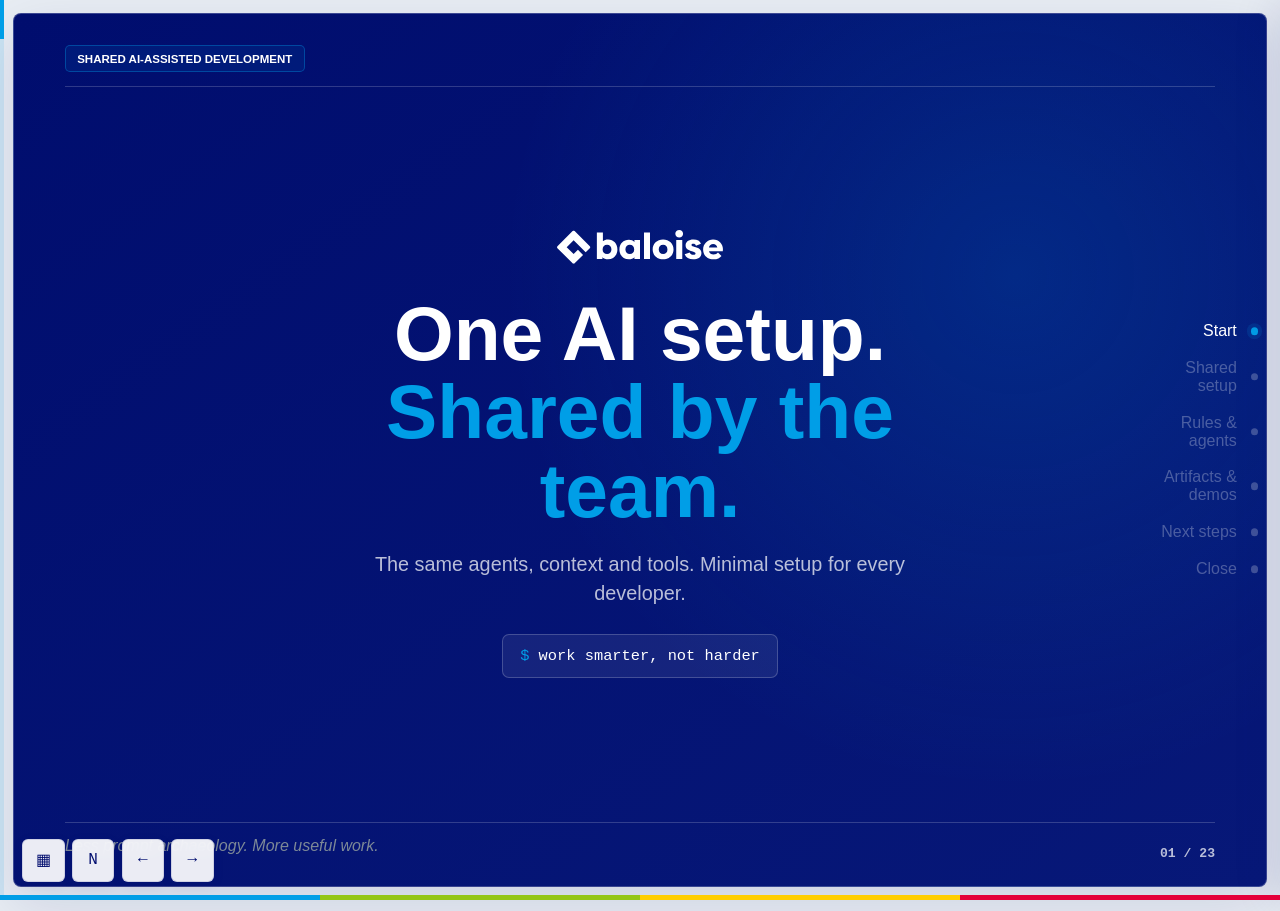
<file: index.html>
<!doctype html>
<html lang="en">
<head>
  <meta charset="utf-8">
  <meta name="viewport" content="width=device-width, initial-scale=1">
  <meta name="color-scheme" content="light">
  <title>From Individual AI Experiments to a Shared Team Workflow</title>
  <link rel="stylesheet" href="styles/base.css">
  <link rel="stylesheet" href="styles/presentation.css">
</head>
<body>
  <div class="progress" aria-hidden="true"><div class="progress-bar"></div></div>

  <template id="brand-logo-template">
    <span class="brand-logo" aria-label="Baloise">
      <svg focusable="false" aria-hidden="true" viewBox="0 0 158 32" xmlns="http://www.w3.org/2000/svg">
        <path fill-rule="evenodd" clip-rule="evenodd" d="M112.351 3.52166C112.351 1.47065 114.09 0 116.118 0C118.146 0 119.727 1.47065 119.727 3.52166C119.727 5.57268 118.146 7.00945 116.118 7.00945C114.09 7.00945 112.351 5.57324 112.351 3.52166ZM113.231 9.43647H118.97V27.4547H113.231V9.43647ZM82.5903 2.46199H88.33V27.4541H82.5903V2.46199ZM48.3558 27.8995C53.6142 27.8995 57.3602 23.8647 57.3602 18.4631C57.3602 13.0609 53.7175 9.0266 48.4915 9.02715C46.5342 9.02715 44.8845 9.60807 43.5786 10.7022V2.46255H37.839V27.4547H43.132V25.9163C44.4378 27.1814 46.1908 27.8995 48.3558 27.8995ZM47.5312 14.02C49.9368 14.02 51.6893 15.8989 51.6893 18.4631C51.6893 21.0272 49.9368 22.8733 47.5312 22.8733C45.0224 22.8733 43.3034 21.0611 43.3034 18.4631C43.3034 15.8317 44.9877 14.02 47.5312 14.02ZM78.8057 27.4547V9.43647H73.5127V11.317C72.2409 10.0524 70.522 9.36815 68.2889 9.36815C63.0305 9.36815 59.2498 13.0614 59.2498 18.4631C59.2498 23.8647 63.0305 27.8995 68.2889 27.8995C70.5226 27.8995 72.2409 27.1464 73.5127 25.8135V27.4547H78.8057ZM69.114 14.02C71.6229 14.02 73.3072 15.83 73.3072 18.4631C73.3072 21.0617 71.6224 22.8733 69.114 22.8733C66.6744 22.8733 64.9554 21.0256 64.9554 18.4631C64.9554 15.9005 66.7084 14.02 69.114 14.02ZM100.74 9.02659C94.9667 9.02659 90.8422 13.0609 90.8422 18.463C90.8422 23.8308 94.9684 27.8995 100.74 27.8995C106.549 27.8995 110.673 23.8308 110.673 18.463C110.673 13.0609 106.546 9.02659 100.74 9.02659ZM100.774 14.0867C103.283 14.0867 104.899 15.8644 104.899 18.4286C104.899 21.0272 103.249 22.8389 100.774 22.8394C98.2656 22.8394 96.6159 20.9928 96.6159 18.463C96.6159 15.8639 98.2656 14.0867 100.774 14.0867ZM126.05 21.2666L121.307 23.0788C122.373 26.2267 125.294 27.8995 129.382 27.8962C134.159 27.8962 137.183 25.6397 137.183 21.9125C137.183 17.823 133.59 16.8788 130.834 16.1549C129.121 15.7047 127.732 15.3397 127.732 14.3566C127.732 13.6046 128.316 13.1603 129.484 13.1603C130.687 13.1603 131.547 13.7412 131.959 14.8697L136.705 13.0231C135.983 10.4945 133.302 9.02437 129.59 9.02437C125.019 9.02437 122.132 11.1465 122.132 14.6337C122.132 18.3232 125.492 19.3268 128.205 20.1373C130.043 20.6862 131.584 21.1465 131.584 22.2924C131.584 23.1127 130.896 23.6253 129.59 23.6253C127.734 23.6253 126.531 22.7711 126.05 21.2666ZM157.6 18.0871C157.6 13.644 154.094 8.99216 148.183 8.99216C142.959 8.99216 138.766 13.2686 138.766 18.463C138.766 23.8308 142.546 27.8995 148.527 27.8995C152.473 27.8995 154.804 26.3867 156.201 24.6616L152.901 21.3716C151.87 22.6401 150.726 23.2493 148.698 23.2493C146.533 23.2493 144.918 22.1552 144.334 20.1392H157.462C157.557 19.4593 157.603 18.7735 157.6 18.0871ZM144.264 16.5825C144.746 14.3943 146.223 13.2658 148.32 13.2658C150.416 13.2658 151.791 14.531 152.272 16.5825H144.264ZM16.7228 1.02356L31.1352 15.3613C31.2611 15.4866 31.3609 15.6354 31.4289 15.7991C31.497 15.9628 31.5319 16.1383 31.5318 16.3155C31.5316 16.4926 31.4964 16.668 31.428 16.8316C31.3597 16.9953 31.2596 17.1439 31.1335 17.269L27.2256 21.1566L15.7648 9.75525L9.17152 16.3143L15.7648 22.8733L19.8525 18.8063L24.7206 23.6486L16.7256 31.605C16.5997 31.7302 16.4503 31.8296 16.2859 31.8973C16.1215 31.9651 15.9453 32 15.7673 32C15.5893 32 15.4131 31.9651 15.2486 31.8973C15.0842 31.8296 14.9348 31.7302 14.809 31.605L0.396538 17.2673C0.142626 17.0145 0 16.6717 0 16.3143C0 15.9569 0.142626 15.6141 0.396538 15.3613L14.8062 1.02356C14.932 0.898338 15.0814 0.799001 15.2458 0.731227C15.4103 0.663454 15.5865 0.628572 15.7645 0.628572C15.9425 0.628572 16.1187 0.663454 16.2831 0.731227C16.4475 0.799001 16.5969 0.898338 16.7228 1.02356Z" />
      </svg>
    </span>
  </template>

  <main class="deck" aria-live="polite">
    <section class="slide title-slide active" data-section="Opening" data-chapter="Start" data-accent="cyan">
      <header class="slide-header">
        <span class="kicker">Shared AI-assisted development</span>
      </header>
      <div class="slide-body split">
        <div>
          <div class="brand-mark"></div>
          <h1>One AI setup.<br><span class="accent">Shared by the team.</span></h1>
          <p class="lead">The same agents, context and tools. Minimal setup for every developer.</p>
          <div class="title-command">work smarter, not harder</div>
        </div>
      </div>
      <footer class="slide-footer">
        <span class="funny-footer">Less prompt archaeology. More useful work.</span>
        <span class="slide-count"></span>
      </footer>
      <aside class="speaker-notes">
        <p>We are not trying to give everyone another tool to configure and babysit. The goal is one shared AI-assisted development setup that every developer can use with minimal local work.</p>
        <p>This is how we moved from individual experiments to shared agents, context, integrations and controls.</p>
      </aside>
    </section>

    <section class="slide" data-section="Opening" data-chapter="Start" data-accent="cyan">
      <header class="slide-header">
        <span class="kicker">Where we started</span>
      </header>
      <div class="slide-body">
        <h2>We started small: <span class="accent">one custom agent.</span></h2>
        <div class="step-row">
          <article class="step-card"><span>01 · Create</span><p>Define a custom agent in VS Code.</p></article>
          <article class="step-card"><span>02 · Copy</span><p>Paste the task from Azure DevOps into chat.</p></article>
          <article class="step-card"><span>03 · Build</span><p>The agent finds the code and makes the requested change.</p></article>
          <article class="step-card"><span>04 · Ask</span><p>How do we make this reliable for the whole team?</p></article>
        </div>
      </div>
      <footer class="slide-footer">
        <span class="funny-footer">Version 0.1: copy, paste, hope.</span>
        <span class="slide-count"></span>
      </footer>
      <aside class="speaker-notes">
        <p>Our first agent was intentionally simple. We told it what kind of work to do, copied a PBI from Azure DevOps, and let it make the requested changes.</p>
        <p>That proved the basic idea. The next question was what the agent needed to become reliable and reusable across the whole team.</p>
      </aside>
    </section>

    <section class="slide problem" data-section="Problem 1" data-chapter="Shared setup" data-accent="coral">
      <header class="slide-header">
        <span class="kicker">Lesson 01 · Context</span>
      </header>
      <div class="slide-body">
        <h2>The prompt is only <span class="accent">part of the task.</span></h2>
        <div class="topic-grid">
          <article class="topic"><span class="topic-number">ACCEPTANCE CRITERIA</span><p>What must be true when the work is finished?</p></article>
          <article class="topic"><span class="topic-number">DISCUSSION</span><p>Which decisions and clarifications were added later?</p></article>
          <article class="topic"><span class="topic-number">RELATIONS</span><p>Which parent, child and related PBIs shape the scope?</p></article>
          <article class="topic"><span class="topic-number">PR CONTEXT</span><p>Is related work already open or implemented elsewhere?</p></article>
        </div>
      </div>
      <footer class="slide-footer">
        <span class="funny-footer">The PBI had lore. The prompt had a paragraph.</span>
        <span class="slide-count"></span>
      </footer>
      <aside class="speaker-notes">
        <p>Copying the description was not enough. The agent also needs acceptance criteria, discussion history, parent and child items, related PBIs and sometimes already-open PRs.</p>
        <p>Manually collecting that context for every chat is slow and unreliable. The agent needed a direct, controlled way to read it.</p>
      </aside>
    </section>

    <section class="slide solution" data-section="Solution 1" data-chapter="Shared setup" data-accent="mint">
      <header class="slide-header">
        <span class="kicker">Connection 01 · Azure DevOps MCP</span>
      </header>
      <div class="slide-body">
        <h2>Let the agent read <span class="accent">Azure DevOps.</span></h2>
        <div class="mcp-layout">
          <div class="code-panel">
            <div class="terminal-bar"><i class="terminal-dot"></i><i class="terminal-dot"></i><i class="terminal-dot"></i></div>
            <pre><span class="code-comment">// mcp.json</span>
{
  <span class="code-key">"servers"</span>: {
    <span class="code-key">"microsoft/azure-devops-mcp"</span>: {
      <span class="code-key">"type"</span>: <span class="code-value">"http"</span>,
      <span class="code-key">"url"</span>: <span class="code-value">"https://mcp.dev.azure.com/baloise"</span>
    }
  }
}</pre>
          </div>
          <div class="permission-card mcp-capabilities" aria-label="Azure DevOps MCP capabilities">
            <h3>What does the MCP allow the agent to do?</h3>
            <ul class="capability-list">
              <li><strong>Read, create and edit work items</strong>, discussions and relations</li>
              <li><strong>Create and inspect pull requests</strong>, diffs, comments and linked work</li>
              <li><strong>Search repositories</strong>, branches, commits, files and code</li>
              <li><strong>Inspect delivery</strong> through builds, test runs and pipelines</li>
              <li><strong>Access more Azure DevOps services</strong> through the same MCP connection</li>
            </ul>
          </div>
        </div>
      </div>
      <div class="lesson"><span><strong>What changed</strong> Agents read external context quickly while permissions keep writes controlled. No more context relay race.</span><span class="slide-count"></span></div>
      <aside class="speaker-notes">
        <p>We connect Azure DevOps through Microsoft’s MCP server. The agent can fetch work items, relations, discussions, repositories and PR information with the user’s existing access.</p>
        <p>The Azure DevOps MCP server supports both reading and writing across work items, repositories, pull requests and delivery services. Existing Azure DevOps permissions and the agent's approval rules still control which actions are allowed.</p>
      </aside>
    </section>

    <section class="slide solution" data-section="MCP" data-chapter="Shared setup" data-accent="cyan">
      <header class="slide-header">
        <span class="kicker">MCP servers</span>
      </header>
      <div class="slide-body">
        <h2>One protocol. <span class="accent">Many capabilities.</span></h2>
        <div class="server-grid">
          <article class="server-card"><span class="server-icon">ADO</span><h3>Azure DevOps</h3><p>Work items, discussions, repositories, pull requests, builds and tests.</p></article>
          <article class="server-card tone-green"><span class="server-icon">PW</span><h3>Playwright</h3><p>Open the application, exercise flows and verify the UI in a real browser.</p></article>
          <article class="server-card tone-yellow"><span class="server-icon">AG</span><h3>AG Grid</h3><p>Version-aware documentation and examples for our frontend use case.</p></article>
        </div>
        <div class="server-examples" aria-label="Other available MCP servers">
          <span class="server-example">GitHub</span>
          <span class="server-example">Chrome DevTools</span>
          <span class="server-example">Azure</span>
          <span class="server-example">Figma</span>
          <span class="server-example">Microsoft Learn</span>
          <span class="server-example">NuGet</span>
          <span class="server-example">Atlassian / Jira</span>
          <span class="server-example">Postman</span>
          <span class="server-example">Aspire</span>
        </div>
        <p class="server-more">Many more MCP servers already exist. For our internal tools, we should find suitable servers or build our own so agents can connect to them too.</p>
      </div>
      <footer class="slide-footer">
        <span class="funny-footer">Yes, there is probably an MCP server for that.</span>
        <span class="slide-count"></span>
      </footer>
      <aside class="speaker-notes">
        <p>MCP is not only about Azure DevOps. We currently configure Azure DevOps, Playwright and AG Grid because they solve concrete problems for our team. Other available servers include GitHub, Chrome DevTools, Azure, Figma, Microsoft Learn, NuGet, Atlassian and Postman.</p>
        <p>The important part is the pattern: agents can use approved tools through one protocol. We should explore existing MCP servers for our internal tools and build dedicated servers where none exist.</p>
      </aside>
    </section>

    <section class="slide problem" data-section="Problem 2" data-chapter="Shared setup" data-accent="coral">
      <header class="slide-header">
        <span class="kicker">Lesson 02 · Project context</span>
      </header>
      <div class="slide-body">
        <h2>The agent kept <span class="accent">rediscovering the workspace.</span></h2>
        <div class="config-layout">
          <div class="git-tree"><strong>C:\git\</strong><br>├── Beheerstool\<br>├── Brandkast\<br>├── BrunoCollections\<br>├── LegacyBrandkast\<br>├── TaskCreateEngine\<br>└── <span class="devtools-node">DevTools\</span></div>
          <div class="info-stack">
            <div class="info-pill"><strong>Code paths:</strong> Which repository and layer own the behavior?</div>
            <div class="info-pill"><strong>Git context:</strong> Which repo, remote and base branch apply?</div>
            <div class="info-pill"><strong>Related systems:</strong> Is legacy code or a Bruno collection involved?</div>
            <div class="info-pill"><strong>Commands:</strong> Which tests, lint and build checks must run?</div>
          </div>
        </div>
      </div>
      <footer class="slide-footer">
        <span class="funny-footer">The agent should not need a treasure map every morning.</span>
        <span class="slide-count"></span>
      </footer>
      <aside class="speaker-notes">
        <p>Even with the PBI context, every new session had to discover our local workspace again: repositories, code paths, remotes, branches, linked projects and validation commands.</p>
        <p>That repeated investigation costs time and tokens, and it can produce different answers on different machines.</p>
      </aside>
    </section>

    <section class="slide solution" data-section="Solution 2" data-chapter="Shared setup" data-accent="mint">
      <header class="slide-header">
        <span class="kicker">Project map · config.json</span>
      </header>
      <div class="slide-body">
        <h2>Put project knowledge in <span class="accent">configuration.</span></h2>
        <div class="config-layout">
          <div class="code-panel">
            <div class="terminal-bar"><i class="terminal-dot"></i><i class="terminal-dot"></i><i class="terminal-dot"></i></div>
            <pre><span class="code-key">"Beheerstool"</span>: {
  <span class="code-key">"path"</span>: <span class="code-value">"../Beheerstool"</span>,
  <span class="code-key">"repo"</span>: <span class="code-value">"Beheerstool"</span>,
  <span class="code-key">"branch"</span>: <span class="code-value">"develop"</span>,
  <span class="code-key">"checks"</span>: {
    <span class="code-key">"frontend"</span>: [
      <span class="code-value">"npm run lint"</span>,
      <span class="code-value">"npm run test:ci"</span>,
      <span class="code-value">"npm run build"</span>
    ],
    <span class="code-key">"backend"</span>: [<span class="code-value">"dotnet test …"</span>]
  }
}</pre>
          </div>
          <div class="info-stack">
            <div class="info-pill"><strong>Resolve</strong> the project and repository without guessing.</div>
            <div class="info-pill"><strong>Use</strong> the configured base branch and linked collections.</div>
            <div class="info-pill"><strong>Run</strong> the same quality gates on every machine.</div>
            <div class="info-pill"><strong>Update once</strong> when a project moves or a command changes.</div>
          </div>
        </div>
      </div>
      <div class="lesson"><span><strong>What changed</strong> Agents resolve project paths, branches and checks from one source. No more branch-name roulette.</span><span class="slide-count"></span></div>
      <aside class="speaker-notes">
        <p>The real config contains the local path, Azure repository, base branch, linked Bruno collection where relevant, and the quality gates for each project.</p>
        <p>Instead of rediscovering or guessing, every agent reads the same project map.</p>
      </aside>
    </section>

    <section class="slide problem" data-section="Sharing" data-chapter="Shared setup" data-accent="coral">
      <header class="slide-header">
        <span class="kicker">The team problem</span>
      </header>
      <div class="slide-body">
        <h2>How does the setup work for <span class="accent">everyone?</span></h2>
        <div class="step-row">
          <article class="step-card"><span>Developer A</span><p>Improves an agent or adds a missing rule.</p></article>
          <article class="step-card"><span>Manual sharing</span><p>Files move through chat, wiki pages or copied settings.</p></article>
          <article class="step-card"><span>Developer B</span><p>Has an older version with different behavior.</p></article>
          <article class="step-card"><span>New colleague</span><p>Repeats the entire setup from memory.</p></article>
        </div>
      </div>
      <footer class="slide-footer">
        <span class="funny-footer">Nothing scales like “I’ll send you my settings.”</span>
        <span class="slide-count"></span>
      </footer>
      <aside class="speaker-notes">
        <p>A good personal setup still leaves a distribution problem. Copying agent files and settings manually creates drift, and onboarding depends on who remembers the latest steps.</p>
        <p>We needed the setup to be versioned, reviewable and easy to update for the whole team.</p>
      </aside>
    </section>

    <section class="slide solution" data-section="Sharing" data-chapter="Shared setup" data-accent="mint">
      <header class="slide-header">
        <span class="kicker">Shared DevTools repository</span>
      </header>
      <div class="slide-body">
        <h2>Make the setup a <span class="accent">team repository.</span></h2>
        <div class="share-flow">
          <div class="share-node"><strong>One-time setup</strong><span>Clone DevTools under C:\git</span></div>
          <span class="flow-arrow">→</span>
          <div class="share-node hub"><strong>C:\git\DevTools</strong><span>Agents · rules · config · MCP · artifacts</span></div>
          <span class="flow-arrow">→</span>
          <div class="share-node"><strong>Team updates</strong><span>Review changes, then git pull</span></div>
        </div>
        <div class="setup-checks">
          <div class="setup-check"><strong>Open `C:\git`</strong>All sibling projects are visible in one VS Code workspace.</div>
          <div class="setup-check"><strong>Register once</strong>VS Code discovers shared agents and instructions.</div>
          <div class="setup-check"><strong>Improve once</strong>The next pull gives everyone the same version.</div>
        </div>
      </div>
      <footer class="slide-footer">
        <span class="funny-footer">`git pull`: the team-wide upgrade button.</span>
        <span class="slide-count"></span>
      </footer>
      <aside class="speaker-notes">
        <p>DevTools lives beside the product repositories under C:\git. We open VS Code at that root, so agents can access DevTools and all configured sibling projects in one workspace.</p>
        <p>Each developer clones and registers the setup once. Improvements are reviewed in Git and distributed with a pull instead of another setup meeting.</p>
      </aside>
    </section>

    <section class="slide problem" data-section="Problem 3" data-chapter="Rules &amp; agents" data-accent="coral">
      <header class="slide-header">
        <span class="kicker">Lesson 03 · Conventions</span>
      </header>
      <div class="slide-body">
        <h2>The codebase has rules <span class="accent">the agent cannot see.</span></h2>
        <div class="comparison-grid">
          <article class="comparison-card tone-cyan"><h3>In our heads</h3><p>We know the layers, naming, security boundaries, validation style and which existing pattern to copy.</p><p>We also know which “technically valid” solution would be wrong for this team.</p></article>
          <article class="comparison-card"><h3>In the model</h3><p>The same task can be solved ten plausible ways unless we provide the local constraints.</p><p>Without guidance, every session can make a different architectural choice.</p></article>
        </div>
      </div>
      <footer class="slide-footer">
        <span class="funny-footer">Ten implementations enter. One convention leaves.</span>
        <span class="slide-count"></span>
      </footer>
      <aside class="speaker-notes">
        <p>Developers carry a large amount of codebase knowledge in their heads. The model sees source files, but it does not automatically know which architecture, naming and safety constraints the team considers correct.</p>
        <p>AI can produce many valid-looking implementations. We need it to choose the one that fits our codebase.</p>
      </aside>
    </section>

    <section class="slide solution" data-section="Solution 3" data-chapter="Rules &amp; agents" data-accent="mint">
      <header class="slide-header">
        <span class="kicker">Instructions · Rules as context</span>
      </header>
      <div class="slide-body">
        <h2>Write down what <span class="accent">“good” means here.</span></h2>
        <div class="server-grid">
          <article class="server-card"><span class="server-icon">ALL</span><h3>Shared rules</h3><p>Never invent business rules. Keep scope minimal. Preserve user changes. Report a check only when it ran.</p></article>
          <article class="server-card tone-green"><span class="server-icon">.NET</span><h3>Backend rules</h3><p>Dependencies point inward. Keep controllers thin. Pass cancellation tokens. Return ProblemDetails.</p></article>
          <article class="server-card tone-yellow"><span class="server-icon">UI</span><h3>Frontend rules</h3><p>Use Baloise components and events. Keep transport in services. Follow established test patterns.</p></article>
        </div>
      </div>
      <footer class="slide-footer">
        <span class="funny-footer">Tribal knowledge, now searchable as Markdown.</span>
        <span class="slide-count"></span>
      </footer>
      <aside class="speaker-notes">
        <p>We wrote the team’s rules down in three layers. Shared rules apply everywhere; backend and frontend instructions load only for matching files.</p>
        <p>The examples on screen are real rules from DevTools. They cover business ambiguity, scope, validation, architecture, security and framework-specific patterns.</p>
      </aside>
    </section>

    <section class="slide problem" data-section="Problem 4" data-chapter="Rules &amp; agents" data-accent="coral">
      <header class="slide-header">
        <span class="kicker">Lesson 04 · Responsibility</span>
      </header>
      <div class="slide-body">
        <h2>One agent for everything is <span class="accent">good at nothing.</span></h2>
        <div class="comparison-grid">
          <article class="comparison-card"><h3>General-purpose agent</h3><p>One long prompt, every tool, unclear write rights and a different workflow depending on the request.</p><div class="permission-tags"><span class="permission-tag write">Broad access</span><span class="permission-tag">Variable output</span></div></article>
          <article class="comparison-card tone-mint"><h3>Specialized agents</h3><p>One responsibility, fixed stages, only the tools it needs and an output structure we can review.</p><div class="permission-tags"><span class="permission-tag read">Focused tools</span><span class="permission-tag approval">Explicit gates</span></div></article>
        </div>
      </div>
      <footer class="slide-footer">
        <span class="funny-footer">One agent, seventeen hats, zero dress code.</span>
        <span class="slide-count"></span>
      </footer>
      <aside class="speaker-notes">
        <p>Implementing a PBI, reviewing a PR, maintaining API requests and preparing backlog work are different jobs. They need different tools, permissions and stopping points.</p>
        <p>A single general agent made those boundaries unclear. Specialized agents make the workflow predictable.</p>
      </aside>
    </section>

    <section class="slide solution" data-section="Solution 4" data-chapter="Rules &amp; agents" data-accent="mint">
      <header class="slide-header">
        <span class="kicker">Four specialized agents</span>
      </header>
      <div class="slide-body">
        <h2>Four jobs. <span class="accent">Four permission sets.</span></h2>
        <div class="agent-grid">
          <article class="agent"><span class="agent-number">01</span><h3>Implement PBI</h3><p>Researches, plans, writes after approval and validates the implementation.</p><div class="permission-tags"><span class="permission-tag write">Code write</span><span class="permission-tag approval">Approval gate</span><span class="permission-tag read">ADO + Playwright</span></div></article>
          <article class="agent"><span class="agent-number">02</span><h3>PR Review</h3><p>Reviews changed behavior, work-item alignment, risks and missing tests.</p><div class="permission-tags"><span class="permission-tag read">Read only</span><span class="permission-tag read">ADO + Playwright</span></div></article>
          <article class="agent"><span class="agent-number">03</span><h3>Bruno Sync</h3><p>Discovers endpoints and keeps ready-to-run API requests aligned.</p><div class="permission-tags"><span class="permission-tag approval">Collection approval</span><span class="permission-tag read">Endpoint scan</span></div></article>
          <article class="agent"><span class="agent-number">04</span><h3>Grey-ops Helper</h3><p>Helps the technical lead split Features into reviewable PBIs and Tasks.</p><div class="permission-tags"><span class="permission-tag read">ADO read</span><span class="permission-tag approval">Approved item write</span></div></article>
        </div>
      </div>
      <footer class="slide-footer">
        <span class="funny-footer">Fewer hats. Fewer surprises.</span>
        <span class="slide-count"></span>
      </footer>
      <aside class="speaker-notes">
        <p>The write-enabled Implement PBI agent still stops at a hard approval gate. PR Review remains read-only. Bruno Sync proposes collection updates, and Grey-ops helps the technical lead prepare and create only approved backlog items.</p>
        <p>The tools and permissions are part of each agent definition, not an informal promise.</p>
      </aside>
    </section>

    <section class="slide problem" data-section="Problem 5" data-chapter="Artifacts &amp; demos" data-accent="coral">
      <header class="slide-header">
        <span class="kicker">Lesson 05 · Continuity</span>
      </header>
      <div class="slide-body">
        <h2>Research trapped in chat is <span class="accent">temporary.</span></h2>
        <div class="step-row">
          <article class="step-card"><span>Read</span><p>The agent collects PBI context, code patterns and Git state.</p></article>
          <article class="step-card"><span>Reason</span><p>It identifies facts, assumptions, unknowns and blockers.</p></article>
          <article class="step-card"><span>Plan</span><p>It maps acceptance criteria to files, behavior and checks.</p></article>
          <article class="step-card"><span>Lose?</span><p>A closed session should not force the team to repeat that work.</p></article>
        </div>
      </div>
      <footer class="slide-footer">
        <span class="funny-footer">Chat memory is not project memory.</span>
        <span class="slide-count"></span>
      </footer>
      <aside class="speaker-notes">
        <p>The Implement PBI agent does substantial work before it touches code: requirement analysis, code research, Git checks, questions, risks and an acceptance-criteria plan.</p>
        <p>That research should be reviewable and reusable even when the chat is closed or another developer continues the task.</p>
      </aside>
    </section>

    <section class="slide solution dark-slide" data-section="Artifact" data-chapter="Artifacts &amp; demos" data-accent="cyan">
      <header class="slide-header">
        <span class="kicker">Implement PBI · Artifact</span>
      </header>
      <div class="slide-body">
        <h2>Save the research. <span class="accent">Stop at approval.</span></h2>
        <div class="artifact-layout">
          <article class="artifact-card">
            <h3>artifacts/Beheerstool/PBI-419183.md</h3>
            <div class="artifact-section"><span>1</span>Facts and confirmed requirements</div>
            <div class="artifact-section"><span>2</span>Assumptions, unknowns and blockers</div>
            <div class="artifact-section"><span>3</span>Relevant code, tests and Git state</div>
            <div class="artifact-section"><span>4</span>Acceptance criteria mapped to evidence</div>
            <div class="artifact-section"><span>5</span>Implementation plan and quality gates</div>
          </article>
          <div class="artifact-gate"><div><strong>Approve implementation?</strong><p>No code, branch or Azure mutation before the human answers blockers and approves the plan.</p></div></div>
        </div>
      </div>
      <footer class="slide-footer">
        <span class="funny-footer">The artifact remembers so we do not have to.</span>
        <span class="slide-count"></span>
      </footer>
      <aside class="speaker-notes">
        <p>The artifact is a local continuity cache at a predictable project and PBI path. It records the evidence, open questions, plan, pre-existing changes and later the validation results.</p>
        <p>The agent presents the plan and asks “Approve implementation?” This is a hard gate: no code, branch or Azure mutation before clear human approval.</p>
      </aside>
    </section>

    <section class="slide demo" data-section="Setup" data-chapter="Artifacts &amp; demos" data-accent="cyan">
      <header class="slide-header">
        <span class="kicker">The complete setup</span>
      </header>
      <div class="slide-body">
        <h2>What the agent sees from <span class="accent">C:\git.</span></h2>
        <div class="setup-layout">
          <div class="git-tree"><strong>C:\git\</strong><br>├── Beheerstool\<br>├── Brandkast\<br>├── BrunoCollections\<br>├── TaskCreateEngine\<br>└── <span class="devtools-node">DevTools\</span><br>&nbsp;&nbsp;&nbsp;&nbsp;├── agents\<br>&nbsp;&nbsp;&nbsp;&nbsp;├── rules\<br>&nbsp;&nbsp;&nbsp;&nbsp;├── mcp\<br>&nbsp;&nbsp;&nbsp;&nbsp;└── artifacts\</div>
          <article class="workspace-card">
            <div class="tool-grid">
              <div class="tool-tile"><strong>config.json</strong><span>Projects, repos, branches and checks</span></div>
              <div class="tool-tile"><strong>instructions</strong><span>Shared, backend and frontend rules</span></div>
              <div class="tool-tile"><strong>MCP servers</strong><span>Azure DevOps, Playwright and AG Grid</span></div>
              <div class="tool-tile"><strong>artifacts</strong><span>Reviewable research and continuity</span></div>
            </div>
            <div class="info-pill agent-picker-result"><strong>Result: the agent picker</strong> Implement PBI · PR Review · Bruno Sync · Grey-ops Helper</div>
          </article>
        </div>
      </div>
      <footer class="slide-footer">
        <span class="funny-footer">One folder to rule the setup. Calmly.</span>
        <span class="slide-count"></span>
      </footer>
      <aside class="speaker-notes">
        <p>This is the setup as a whole. Product repositories and DevTools are siblings under C:\git. The workspace exposes code, shared agents, rules, MCP configuration and artifacts at the same time.</p>
        <p>The result is visible in the VS Code agent picker: four team workflows, all backed by the same configuration and instructions.</p>
      </aside>
    </section>

    <section class="slide demo" data-section="Demo 1" data-chapter="Artifacts &amp; demos" data-accent="cyan">
      <header class="slide-header">
        <span class="kicker">Demo 01 · PBI to plan</span>
      </header>
      <div class="slide-body demo-layout">
        <div>
          <h2>PBI → <span class="accent">reviewable plan.</span></h2>
          <div class="terminal" aria-label="PBI agent command">
            <div class="terminal-bar"><i class="terminal-dot"></i><i class="terminal-dot"></i><i class="terminal-dot"></i></div>
            <code>{PBI-ID} Beheerstool</code>
          </div>
        </div>
        <div class="watch-list">
          <div class="watch-item"><span>01</span>Fetch the PBI and linked Azure context</div>
          <div class="watch-item"><span>02</span>Find relevant code, tests and local patterns</div>
          <div class="watch-item"><span>03</span>Write facts, questions and AC mapping to the artifact</div>
          <div class="watch-item"><span>04</span>Stop at “Approve implementation?”</div>
        </div>
      </div>
      <footer class="slide-footer">
        <span class="funny-footer">The dramatic moment where the agent does not code.</span>
        <span class="slide-count"></span>
      </footer>
      <aside class="speaker-notes">
        <p>During the demo, focus on the quality of the research rather than lines of generated code. The agent should retrieve linked context, locate the implementation surface, expose missing information and write the artifact.</p>
        <p>The key proof is that it stops before implementation and asks for approval.</p>
      </aside>
    </section>

    <section class="slide demo" data-section="Demo 2" data-chapter="Artifacts &amp; demos" data-accent="cyan">
      <header class="slide-header">
        <span class="kicker">Demo 02 · PR to finding</span>
      </header>
      <div class="slide-body demo-layout">
        <div>
          <h2>PR → <span class="accent">actionable finding.</span></h2>
          <div class="terminal" aria-label="PR review agent command">
            <div class="terminal-bar"><i class="terminal-dot"></i><i class="terminal-dot"></i><i class="terminal-dot"></i></div>
            <code>pr {PR-ID} Beheerstool</code>
          </div>
        </div>
        <div class="watch-list">
          <div class="watch-item"><span>01</span>Combine the complete diff with PBI acceptance criteria</div>
          <div class="watch-item"><span>02</span>Trace changed behavior beyond changed lines</div>
          <div class="watch-item"><span>03</span>Report severity, evidence, impact and a concrete fix</div>
          <div class="watch-item"><span>04</span>Stay read-only: never post, edit or merge</div>
        </div>
      </div>
      <footer class="slide-footer">
        <span class="funny-footer">A reviewer with no merge button. On purpose.</span>
        <span class="slide-count"></span>
      </footer>
      <aside class="speaker-notes">
        <p>Use a small PR with one known defect and a missing test. Show that the review agent fetches linked requirements, reads complete diffs and follows behavior into callers and tests.</p>
        <p>It produces evidence-based findings but has no authority to post comments, edit code or merge the PR.</p>
      </aside>
    </section>

    <section class="slide demo review-output-slide" data-section="Review output" data-chapter="Artifacts &amp; demos" data-accent="cyan">
      <header class="slide-header">
        <span class="kicker">Example response</span>
      </header>
      <div class="slide-body">
        <h2>The answer is designed for <span class="accent">a review decision.</span></h2>
        <div class="response-layout">
          <article class="response-card">
            <h3>Decision structure</h3>
            <div class="response-block"><strong>Intent</strong><p>Actual change and linked work.</p></div>
            <div class="response-block"><strong>Alignment</strong><p>Acceptance criteria with evidence.</p></div>
            <div class="response-block"><strong>Decision</strong><p>Findings, open questions and readiness.</p></div>
          </article>
          <article class="chat-window" aria-label="Example Copilot PR review response">
            <div class="chat-header"><strong>GitHub Copilot · PR Review</strong><span>Beheerstool #42067</span></div>
            <div class="chat-message">
              <span class="chat-avatar">PR</span>
              <div class="chat-response">
                <strong>Reviewed against PBI 419183 and its acceptance criteria.</strong>
                <div class="chat-section-title">Finding · Medium</div>
                <div class="chat-finding">
                  <code>Validators/RoutingDetailValidator.cs:42</code>
                  <p><b>Observed:</b> whitespace-only values pass validation.</p>
                  <p><b>Impact:</b> invalid routing details can be stored.</p>
                  <p><b>Fix:</b> normalize input and add a whitespace test.</p>
                </div>
                <div class="chat-section-title">Suggested comment</div>
                <div class="chat-comment">Could we reject whitespace-only input and cover it with a validator test?</div>
                <div class="chat-readiness"><b>Not ready.</b><p>Resolve the validation gap and rerun the tests.</p></div>
              </div>
            </div>
          </article>
        </div>
      </div>
      <footer class="slide-footer">
        <span class="funny-footer">Evidence first; vibes later.</span>
        <span class="slide-count"></span>
      </footer>
      <aside class="speaker-notes">
        <p>The agent’s response is deliberately structured. It starts with intent and acceptance-criteria alignment, then gives evidence, a suggested comment and a readiness decision.</p>
        <p>The example finding is illustrative. Replace it with the known finding from the selected demo PR.</p>
      </aside>
    </section>

    <section class="slide" data-section="Reality check" data-chapter="Next steps" data-accent="coral">
      <header class="slide-header">
        <span class="kicker">Where it still breaks</span>
      </header>
      <div class="slide-body">
        <h2>What the workflow <span class="accent">does not solve.</span></h2>
        <div class="topic-grid">
          <article class="topic"><span class="topic-number">01 · REQUIREMENTS</span><h3>PBIs still lack detail</h3><p>Field rules, permissions, validation and error behavior must be explicit.</p></article>
          <article class="topic"><span class="topic-number">02 · SLICES</span><h3>Work is still too large</h3><p>Large Features and PRs consume context and create avoidable merge conflicts.</p></article>
          <article class="topic"><span class="topic-number">03 · REVIEW</span><h3>AI is not a guarantee</h3><p>Small PRs, automated checks and focused human review still matter.</p></article>
          <article class="topic"><span class="topic-number">04 · PLANNING</span><h3>Unknowns arrive too late</h3><p>Dependencies and business questions need answers before development starts.</p></article>
        </div>
      </div>
      <footer class="slide-footer">
        <span class="funny-footer">AI cannot clarify the PBI retroactively. Yet.</span>
        <span class="slide-count"></span>
      </footer>
      <aside class="speaker-notes">
        <p>The workflow makes missing context visible, but it cannot invent the answer. PBIs still need concrete business rules, and work still needs to be split into small independent slices.</p>
        <p>AI review remains one check among several. The larger improvement is to surface dependencies and questions during planning rather than during implementation.</p>
      </aside>
    </section>

    <section class="slide future" data-section="Future" data-chapter="Next steps" data-accent="yellow">
      <header class="slide-header">
        <span class="kicker">Where we want to go</span>
      </header>
      <div class="slide-body">
        <h2>The workflow we are <span class="accent">aiming for.</span></h2>
        <div class="pipeline">
          <div class="pipeline-step"><span class="actor-tag human">Human</span><p>Clarify the Feature and business goal</p></div>
          <div class="pipeline-step"><span class="actor-tag">AI</span><p>Append missing context and open questions</p></div>
          <div class="pipeline-step"><span class="actor-tag team">Together</span><p>Split work into small independent PBIs</p></div>
          <div class="pipeline-step"><span class="actor-tag">AI</span><p>Create the artifact and implementation plan</p></div>
          <div class="pipeline-step"><span class="actor-tag human">Human</span><p>Answer questions and approve the plan</p></div>
          <div class="pipeline-step"><span class="actor-tag">AI</span><p>Implement and run configured quality gates</p></div>
          <div class="pipeline-step"><span class="actor-tag">Automation</span><p>Bruno validates the API contract</p></div>
          <div class="pipeline-step"><span class="actor-tag">Automation</span><p>Playwright verifies frontend behavior</p></div>
          <div class="pipeline-step"><span class="actor-tag team">Together</span><p>AI and humans review the PR</p></div>
          <div class="pipeline-step"><span class="actor-tag team">Team</span><p>Fold useful lessons back into DevTools</p></div>
        </div>
      </div>
      <footer class="slide-footer">
        <span class="funny-footer">Humans decide. Agents do the repetitive bits.</span>
        <span class="slide-count"></span>
      </footer>
      <aside class="speaker-notes">
        <p>The actor label on every step is deliberate. Humans own goals, business answers, scope and approval. AI gathers context, creates plans and implements approved work. Automation provides repeatable API and UI evidence.</p>
        <p>The final step closes the loop: useful friction becomes an improvement to the shared DevTools setup.</p>
      </aside>
    </section>

    <section class="slide future" data-section="Wishlist" data-chapter="Next steps" data-accent="yellow">
      <header class="slide-header">
        <span class="kicker">Wishlist</span>
      </header>
      <div class="slide-body">
        <h2>What has to improve <span class="accent">next.</span></h2>
        <div class="need-grid">
          <article class="need"><h3>IDE access</h3><p>Claude and Copilot in VS Code and Visual Studio, plus a practical route for SQL Server Management Studio.</p></article>
          <article class="need"><h3>Authentication & models</h3><p>Fix Claude authentication issues and provide capable models with enough context and capacity.</p></article>
          <article class="need"><h3>Internal integrations</h3><p>Approved MCP servers for the Baloise tools and knowledge sources we use every day.</p></article>
          <article class="need"><h3>Azure review</h3><p>Use Copilot Review in Azure DevOps as another visible check in the PR workflow.</p></article>
          <article class="need"><h3>Shared data context</h3><p>Make product names, related systems, ownership and terminology easier for agents to resolve.</p></article>
          <article class="need"><h3>Feedback loop</h3><p>Capture recurring friction and turn the useful lessons into shared agents, rules and configuration.</p></article>
        </div>
      </div>
      <footer class="slide-footer">
        <span class="funny-footer">A wishlist, not a procurement speedrun.</span>
        <span class="slide-count"></span>
      </footer>
      <aside class="speaker-notes">
        <p>The next constraints are not only prompts or agent files. We need reliable IDE access and authentication, strong models, approved integrations and better structured internal context.</p>
        <p>Azure DevOps review and a deliberate feedback loop would add more checks and make improvements easier to distribute.</p>
      </aside>
    </section>

    <section class="slide future closing-slide" data-section="Closing" data-chapter="Close" data-accent="cyan">
      <header class="slide-header">
        <span class="kicker">Closing</span>
      </header>
      <div class="slide-body">
        <h2>AI is already good.<br><span class="accent">Our setup is not there yet.</span></h2>
        <blockquote class="closing-question">“A capable model is only as useful as the context, data and tools we build around it.”</blockquote>
        <p class="lead">Our job is to make that environment safe, consistent and useful for the whole team.</p>
      </div>
      <footer class="slide-footer">
        <span class="funny-footer">The model is ready. Our context needs a sprint.</span>
        <span class="slide-count"></span>
      </footer>
      <aside class="speaker-notes">
        <p>The models are already capable. The limiting factor is often the environment we give them: incomplete context, inaccessible data, missing tools or unclear controls.</p>
        <p>The opportunity is not only to prompt better. It is to design a shared system around AI that the whole team can trust and improve.</p>
      </aside>
    </section>
  </main>

  <nav class="chapter-rail" aria-label="Presentation chapters"></nav>

  <nav class="controls" aria-label="Presentation controls">
    <button class="control-button" type="button" data-action="overview" title="Overview (Esc)" aria-label="Toggle slide overview">▦</button>
    <button class="control-button" type="button" data-action="notes" title="Speaker notes (N)" aria-label="Toggle speaker notes">N</button>
    <button class="control-button" type="button" data-action="previous" title="Previous slide (Left arrow)" aria-label="Previous slide">←</button>
    <button class="control-button" type="button" data-action="next" title="Next slide (Right arrow or Space)" aria-label="Next slide">→</button>
  </nav>

  <aside class="notes-panel" aria-hidden="true" aria-label="Speaker notes">
    <button class="control-button notes-close" type="button" data-action="notes" title="Close notes (N)" aria-label="Close speaker notes">×</button>
    <h2>Speaker notes</h2>
    <div class="notes-content"></div>
  </aside>

  <script src="scripts/presentation.js"></script>
</body>
</html>
</file>
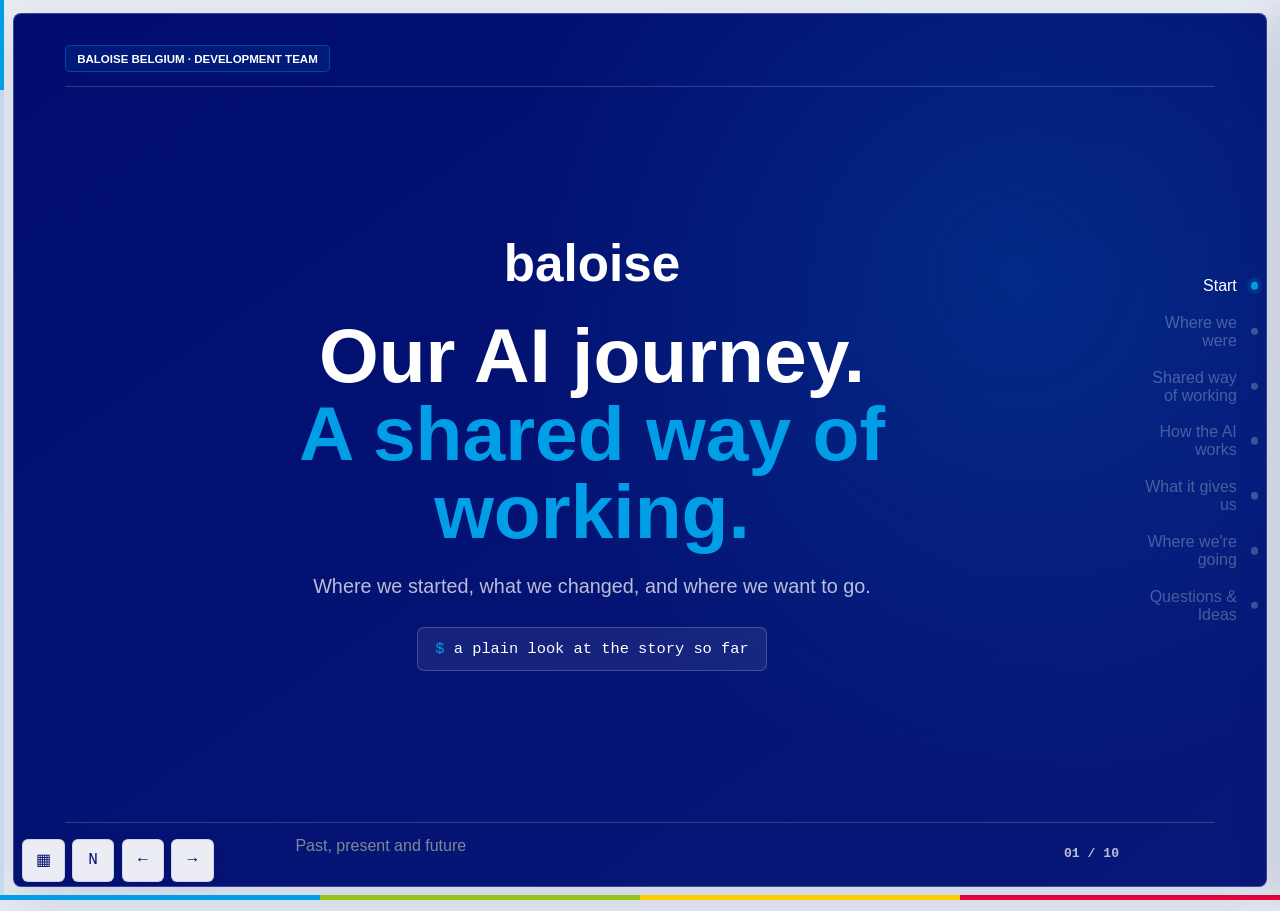
<file: journey.html>
<!doctype html>
<html lang="en">
<head>
  <meta charset="utf-8">
  <meta name="viewport" content="width=device-width, initial-scale=1">
  <meta name="color-scheme" content="light">
  <title>Our AI Journey · A Plain-Language Overview</title>
  <link rel="stylesheet" href="styles/base.css">
  <link rel="stylesheet" href="styles/presentation.css">
  <link rel="stylesheet" href="styles/overview.css">
  <style>
    /* Slide 2: "before" split with a chat-style window */
    .before-layout { display: grid; grid-template-columns: 1.05fr 0.95fr; gap: 2.4rem; align-items: center; }
    .before-text .callout-banner { margin-top: 1.2rem; }
    .chat-window {
      border: 1px solid rgba(0, 13, 110, 0.14); border-radius: 14px; overflow: hidden;
      background: var(--slide-surface, #fff); box-shadow: 0 18px 40px rgba(0, 13, 110, 0.12);
    }
    .chat-window .chat-bar {
      display: flex; align-items: center; gap: 0.45rem;
      padding: 0.7rem 0.9rem; background: rgba(0, 13, 110, 0.05);
      border-bottom: 1px solid rgba(0, 13, 110, 0.08);
    }
    .chat-window .chat-bar i { width: 0.7rem; height: 0.7rem; border-radius: 50%; background: rgba(0, 13, 110, 0.18); }
    .chat-window .chat-bar span { margin-left: 0.4rem; font-size: 0.78rem; font-weight: 700; letter-spacing: 0.03em; color: rgba(0, 13, 110, 0.5); text-transform: uppercase; }
    .chat-window .chat-body { padding: 1.1rem; display: flex; flex-direction: column; gap: 0.8rem; }
    .chat-msg { padding: 0.7rem 0.95rem; border-radius: 12px; font-size: 1rem; line-height: 1.45; max-width: 90%; }
    .chat-msg.user { align-self: flex-end; background: var(--slide-accent); color: #05122e; font-weight: 600; border-bottom-right-radius: 4px; }
    .chat-msg.ai { align-self: flex-start; background: rgba(0, 13, 110, 0.06); color: var(--slide-ink, #0b1533); border-bottom-left-radius: 4px; }
    .chat-msg .chat-note { display: block; margin-top: 0.4rem; font-size: 0.82rem; font-weight: 500; opacity: 0.65; }
    @media (max-width: 900px) { .before-layout { grid-template-columns: 1fr; } }

    /* Slide 3: example bullet lists inside cards */
    .info-card .card-examples { list-style: none; margin: 0.75rem 0 0; padding: 0; display: flex; flex-direction: column; gap: 0.35rem; }
    .info-card .card-examples li { position: relative; padding-left: 1.1rem; font-size: 0.92rem; line-height: 1.35; color: var(--slide-ink, #0b1533); }
    .info-card .card-examples li::before { content: ""; position: absolute; left: 0; top: 0.52em; width: 0.4rem; height: 0.4rem; border-radius: 50%; background: var(--slide-accent); }

    /* Slide 7: icon-only badges for systems we could connect */
    .mcp-icons { display: flex; flex-wrap: wrap; gap: 0.5rem; margin-top: 1rem; }
    .mcp-icons span {
      display: inline-flex; align-items: center; justify-content: center;
      width: 2.3rem; height: 2.3rem; border-radius: 0.65rem;
      border: 1px solid rgba(0, 13, 110, 0.16); background: var(--slide-surface, #fff);
    }
    .mcp-icons svg { width: 1.3rem; height: 1.3rem; color: var(--slide-accent); }

    /* Slide 9: closing call-to-action */
    .closing-cta { display: grid; grid-template-columns: repeat(3, minmax(0, 1fr)); gap: 1rem; margin-top: 1.7rem; }
    .closing-cta article { padding: 1.1rem 1.2rem; border: 1px solid rgba(255, 255, 255, 0.18); border-radius: var(--slide-radius, 8px); background: rgba(255, 255, 255, 0.04); }
    .closing-cta strong { display: block; color: var(--slide-accent); font-size: 1.05rem; margin-bottom: 0.35rem; }
    .closing-cta span { display: block; color: rgba(255, 255, 255, 0.82); font-size: 0.95rem; line-height: 1.45; }
    .closing-thanks { margin-top: 1.7rem; font-size: 1.15rem; font-weight: 600; opacity: 0.85; }
    @media (max-width: 900px) { .closing-cta { grid-template-columns: 1fr; } }

    /* Slide 6: interactive concrete example */
    .example-interactive { display: grid; grid-template-columns: 0.92fr 1.08fr; gap: 1.8rem; align-items: stretch; margin-top: 0.4rem; }
    .demo-steps { display: flex; flex-direction: column; gap: 0.55rem; }
    .demo-step { display: flex; gap: 0.85rem; align-items: flex-start; width: 100%; text-align: left; padding: 0.8rem 0.95rem; border: 1px solid rgba(0, 13, 110, 0.14); border-left: 4px solid rgba(0, 13, 110, 0.12); border-radius: 10px; background: var(--slide-surface, #fff); cursor: pointer; font: inherit; transition: border-color .15s ease, box-shadow .15s ease, transform .15s ease; }
    .demo-step:hover { transform: translateX(2px); border-color: rgba(0, 13, 110, 0.28); }
    .demo-step[aria-current="true"] { border-left-color: var(--slide-accent); box-shadow: 0 6px 18px rgba(0, 13, 110, 0.10); }
    .demo-step .step-num { font-family: var(--mono, ui-monospace, Menlo, monospace); font-weight: 800; font-size: 0.9rem; color: var(--slide-accent); padding-top: 0.1rem; }
    .demo-step .step-text { display: block; }
    .demo-step .step-text strong { display: block; color: var(--slide-ink, #0b1533); font-size: 0.98rem; margin-bottom: 0.15rem; }
    .demo-step .step-text small { display: block; color: rgba(0, 13, 110, 0.6); font-size: 0.86rem; line-height: 1.35; }
    .demo-step .human-badge { display: inline-block; margin-left: 0.4rem; padding: 0.05rem 0.4rem; border-radius: 999px; background: var(--slide-accent); color: #04122e; font-size: 0.6rem; font-weight: 800; font-style: normal; letter-spacing: 0.05em; text-transform: uppercase; vertical-align: middle; }
    .demo-hint { margin-top: 0.7rem; font-size: 0.82rem; color: rgba(0, 13, 110, 0.5); }
    .demo-terminal { display: flex; flex-direction: column; border-radius: 12px; overflow: hidden; background: #0b1533; box-shadow: 0 20px 45px rgba(0, 13, 110, 0.22); min-height: 21rem; }
    .term-bar { display: flex; align-items: center; gap: 0.45rem; padding: 0.65rem 0.9rem; background: rgba(255, 255, 255, 0.06); border-bottom: 1px solid rgba(255, 255, 255, 0.09); }
    .term-bar i { width: 0.7rem; height: 0.7rem; border-radius: 50%; background: rgba(255, 255, 255, 0.22); }
    .term-bar span { margin-left: 0.5rem; font-family: var(--mono, ui-monospace, Menlo, monospace); font-size: 0.76rem; letter-spacing: 0.03em; color: rgba(255, 255, 255, 0.5); }
    .term-body { flex: 1; padding: 1.1rem 1.2rem; font-family: var(--mono, ui-monospace, Menlo, monospace); font-size: 0.9rem; line-height: 1.65; color: #dfe6f5; overflow: auto; }
    .term-line { opacity: 0; transform: translateY(4px); transition: opacity .2s ease, transform .2s ease; white-space: pre-wrap; }
    .term-line.show { opacity: 1; transform: none; }
    .term-line.is-prompt { color: #79d0ff; }
    .term-line.is-ok { color: #79e2b4; }
    .term-line.is-ask { color: #ffd066; }
    .term-line.is-info { color: #aab8ff; }
    .term-line.is-add { color: #79e2b4; }
    .term-line.is-muted { color: rgba(223, 230, 245, 0.5); }
    .term-line.is-you { color: #ff9f87; font-weight: 600; }
    .term-cursor { display: inline-block; color: #79d0ff; animation: term-blink 1s steps(1) infinite; }
    @keyframes term-blink { 50% { opacity: 0; } }
    @media (max-width: 900px) { .example-interactive { grid-template-columns: 1fr; } }

    /* Notes panel: single page with headers, hide the redundant lone tab */
    .context-tabs:has(.context-tab:only-child) { display: none; }
    .context-section h3 { margin-top: 1.15rem; }
    .context-section h3:first-child { margin-top: 0; }
  </style>
</head>
<body class="management-deck">
  <div class="progress" aria-hidden="true"><div class="progress-bar"></div></div>

  <template id="brand-logo-template">
    <span class="brand-logo brand-wordmark" aria-label="Baloise">baloise</span>
  </template>

  <main class="deck" aria-live="polite">

    <!-- 1 · TITLE -->
    <section class="slide title-slide active" data-section="Opening" data-chapter="Start" data-accent="cyan">
      <header class="slide-header"><span class="kicker">Baloise Belgium · Development team</span></header>
      <div class="slide-body split">
        <div>
          <div class="brand-mark"></div>
          <h1>Our AI journey.<br><span class="accent">A shared way of working.</span></h1>
          <p class="lead">Where we started, what we changed, and where we want to go.</p>
          <div class="title-command">a plain look at the story so far</div>
        </div>
      </div>
      <footer class="slide-footer"><span>Past, present and future</span><span class="slide-count"></span></footer>
      <aside class="slide-context">
        <section data-context="notes" data-label="Notes">
          <h3>What this deck is</h3>
          <p>The story of how our development team went from using AI on its own, ad hoc, to a shared way of working. It is told in three parts: where we were, how we work now, and where we want to go.</p>
          <h3>Why it matters</h3>
          <p>The focus is on outcomes for the team and the business, such as consistency, quality and speed, rather than on tools or technical detail.</p>
          <h3>What we want from the session</h3>
          <ul><li>A clear, shared picture of what changed and why.</li><li>Confidence that people stay in control of the work.</li><li>Your ideas on where this could help most next.</li></ul>
        </section>
      </aside>
    </section>

    <!-- 2 · WHERE WE WERE (very short, no cards) -->
    <section class="slide problem" data-section="Where we were" data-chapter="Where we were" data-accent="coral">
      <header class="slide-header"><span class="kicker">A short look back</span></header>
      <div class="slide-body">
        <h2>We started <span class="accent">scattered.</span></h2>
        <div class="before-layout">
          <div class="before-text">
            <p class="lead">Four developers, four different ways of working. AI was just an isolated chat window with no link to the ticket, the code or our rules, so it mostly guessed. And whatever one person figured out stayed with that person.</p>
          </div>
          <div class="chat-window" aria-label="Example of a context-free AI chat">
            <div class="chat-bar"><i></i><i></i><i></i><span>AI chat</span></div>
            <div class="chat-body">
              <div class="chat-msg user">write a test for this function</div>
              <div class="chat-msg ai">Sure! Here is a test using Jest with a mocked service.<span class="chat-note">Guessing the framework, the setup and what to check.</span></div>
            </div>
          </div>
        </div>
      </div>
      <footer class="slide-footer"><span>Useful, but unpredictable and impossible to build on.</span><span class="slide-count"></span></footer>
      <aside class="slide-context">
        <section data-context="notes" data-label="Notes">
          <h3>How it used to work</h3>
          <p>In the past we used the Visual Studio Copilot chat window to ask questions. Sometimes it had a little context to work with, but most of the time it understood very little about the project. Everyone also worked in their own way, which gave mixed and unpredictable results.</p>
          <h3>Why that held us back</h3>
          <p>A chat window only knows what you paste into it. Without the ticket, the code and our standards, it cannot know our naming, our patterns or what "done" means here, so it fills the gaps with guesses. Those guesses then cost time in review and rework.</p>
          <h3>The bigger problem</h3>
          <p>Whatever one person figured out stayed with that person. The old way produced useful snippets, but it was personal and unpredictable, so the team could not rely on it or build on it.</p>
        </section>
      </aside>
    </section>

    <!-- 3 · WHAT THE TEAM SHARES -->
    <section class="slide" data-section="One shared setup" data-chapter="Shared way of working" data-accent="mint">
      <header class="slide-header"><span class="kicker">One shared way of working</span></header>
      <div class="slide-body">
        <h2>Now the team shares <span class="accent">one setup.</span></h2>
        <div class="blocker-grid">
          <article class="info-card"><span>Tools and agents</span><h3>Ready-made assistants</h3><p>Shared assistants for the jobs we do often.</p><ul class="card-examples"><li>PBI agent that implements a ticket</li><li>PR review agent that checks a change</li><li>More for other common jobs</li></ul></article>
          <article class="info-card"><span>Connections</span><h3>Access to our systems</h3><p>Approved connections to the systems we already use.</p><ul class="card-examples"><li>Azure DevOps work items</li><li>Our documentation</li><li>Our own applications</li></ul></article>
          <article class="info-card"><span>Setup</span><h3>A ready-to-go starting point</h3><p>One agreed setup that simply works, with nothing to configure per person.</p></article>
          <article class="info-card"><span>Rules</span><h3>Our coding standards</h3><p>Our standards are part of the setup, including the unwritten rules we used to keep in our heads. Writing them down means the assistants, and new joiners, follow them too.</p></article>
        </div>
      </div>
      <footer class="slide-footer"><span>One setup, shared by the whole team.</span><span class="slide-count"></span></footer>
      <aside class="slide-context">
        <section data-context="agents" data-label="Agents">
          <h3>The agents we have</h3>
          <p>Each agent is focused on one job. Today we have, among others:</p>
          <ul><li><strong>Implement PBI:</strong> takes a ticket from research to reviewed code.</li><li><strong>PR Review:</strong> reviews a pull request or a local change for issues.</li><li><strong>Feature decomposition:</strong> breaks an epic into PBIs and tasks.</li><li><strong>Bruno sync:</strong> keeps our API test collections up to date.</li><li><strong>Explore:</strong> fast, read-only questions about the codebase.</li></ul>
          <h3>How an agent is built</h3>
          <p>An agent is a file that describes four things: the job it does, the instructions and rules it must follow, the tools it may use, and where a person must approve or review. They all load the same shared rules, so their behaviour stays consistent.</p>
        </section>
        <section data-context="mcp" data-label="MCP">
          <h3>What is an MCP server?</h3>
          <p>MCP stands for Model Context Protocol. It is a standard way to plug an AI assistant into another system. Instead of copy-pasting information into a chat, the assistant calls a named tool that talks to the system directly. The system stays in charge: the developer signs in with their own account, and the system decides what they may read or change.</p>
          <h3>Which servers we use today</h3>
          <ul><li><strong>Azure DevOps:</strong> read and update work items, discussions, pull requests, branches, commits and pipelines.</li><li><strong>Playwright:</strong> drive a browser to check the running user interface.</li></ul>
          <h3>Why it is handy</h3>
          <p>The assistant pulls the real work item, reads the acceptance criteria and checks the actual UI on its own. Far less manual copy-paste, fewer mistakes and much more relevant results.</p>
        </section>
        <section data-context="rules" data-label="Rules &amp; documentation">
          <h3>Our coding standards</h3>
          <p>The rules are our shared standards for how we build and test: backend, frontend and general conventions. They include the unwritten rules we used to keep in our heads, now written down so the assistants and new joiners follow them too.</p>
          <h3>Documentation</h3>
          <p>Alongside the rules, the setup points to our project documentation and references. This is context the assistant reads to follow how we actually do things here. It is reference material, not a live connection.</p>
        </section>
        <section data-context="repository" data-label="Repository">
          <h3>Everything in one repository</h3>
          <p>The agents, their instructions, the shared rules and the project configuration all live in one version-controlled repository in Azure DevOps, the same way our code does.</p>
          <h3>Why that matters</h3>
          <p>Every change is proposed, reviewed and recorded, so the setup is transparent, reversible and shared. Anyone can pull the latest version and get the same, improved setup.</p>
        </section>
      </aside>
    </section>

    <!-- 4 · HOW WE GET BETTER TOGETHER -->
    <section class="slide" data-section="Getting better together" data-chapter="Shared way of working" data-accent="cyan">
      <header class="slide-header"><span class="kicker">How improvements spread</span></header>
      <div class="slide-body">
        <h2>A good idea from one person <span class="accent">reaches everyone.</span></h2>
        <div class="sharing-flow">
          <article class="info-card"><span>01</span><h3>Someone finds a better way</h3><p>A developer discovers a trick or spots something the setup gets wrong.</p></article>
          <i aria-hidden="true">→</i>
          <article class="info-card"><span>02</span><h3>It goes into our shared repository</h3><p>The improvement is added to our Azure DevOps repository, in one place.</p></article>
          <i aria-hidden="true">→</i>
          <article class="info-card"><span>03</span><h3>The team reviews it</h3><p>Others check the change before it is accepted, so quality stays controlled.</p></article>
          <i aria-hidden="true">→</i>
          <article class="info-card"><span>04</span><h3>Everyone gets the update</h3><p>The whole team pulls in the improvement and benefits from it.</p></article>
        </div>
        <div class="callout-banner callout-mint"><strong>Why this matters</strong><span>A trick one person discovers becomes something the whole team keeps. We get better together, not one person at a time.</span></div>
      </div>
      <footer class="slide-footer"><span>Improvements and tricks are shared, not kept private.</span><span class="slide-count"></span></footer>
      <aside class="slide-context">
        <section data-context="notes" data-label="Notes">
          <h3>How improvements spread</h3>
          <p>Someone finds a better way or spots something the setup gets wrong. The improvement is added to our shared Azure DevOps repository, the team reviews it, and then everyone pulls in the update.</p>
          <h3>Why a shared repository</h3>
          <p>The setup lives in a version-controlled repository, just like our code. Every change is proposed, reviewed and recorded, so improvements are transparent, reversible, and available to everyone.</p>
          <h3>A small example</h3>
          <p>If a project's build step changes, we update it once in the shared repository. From then on, everyone's setup uses the corrected step. A trick one person discovers becomes something the whole team keeps.</p>
        </section>
      </aside>
    </section>

    <!-- 5 · HOW THE AI WORKS -->
    <section class="slide" data-section="How the AI works" data-chapter="How the AI works" data-accent="cyan">
      <header class="slide-header"><span class="kicker">From request to result</span></header>
      <div class="slide-body">
        <h2>The AI does the legwork. <span class="accent">People make the decisions.</span></h2>
        <div class="role-flow">
          <article class="info-card"><span>01 · Understand</span><h3>Understand the work</h3><dl><dt>Together</dt><dd>We and the AI work through the feature and fill in what is missing.</dd><dt>AI</dt><dd>Reads the feature and points out what is unclear.</dd></dl></article>
          <article class="info-card"><span>02 · Investigate</span><h3>Gather the facts</h3><dl><dt>AI</dt><dd>Reads our code, checks what already exists and looks at related projects and side information.</dd><dt>People</dt><dd>Add context the AI cannot see.</dd></dl></article>
          <article class="info-card human-step"><span>03 · Decide</span><h3>People stay in the loop</h3><dl><dt>People</dt><dd>We make the calls the AI cannot. It has no judgment of its own.</dd><dt>AI</dt><dd>Lays out a clear plan to approve.</dd></dl></article>
          <article class="info-card"><span>04 · Build</span><h3>Write the code</h3><dl><dt>AI</dt><dd>Writes the code from the agreed plan.</dd><dt>People</dt><dd>Steer when new questions come up.</dd></dl></article>
          <article class="info-card human-step"><span>05 · Approve</span><h3>The final call is human</h3><dl><dt>AI</dt><dd>Runs the checks and flags problems.</dd><dt>People</dt><dd>Review the result. The final approval is always a person.</dd></dl></article>
        </div>
        <div class="callout-banner callout-yellow"><strong>The guardrail</strong><span>Nothing reaches our product before a person has approved the plan and reviewed the result.</span></div>
      </div>
      <footer class="slide-footer"><span>Two clear human checkpoints: approve the plan, review the result.</span><span class="slide-count"></span></footer>
      <aside class="slide-context">
        <section data-context="workflow" data-label="The workflow">
          <h3>The five steps</h3>
          <p>Understand the work, investigate the facts, decide the plan, build the code, and review the result. The assistant does the legwork; people make the decisions.</p>
          <h3>The two checkpoints</h3>
          <ul><li>Before any code is written, a developer approves the plan.</li><li>Before anything is delivered, a developer reviews the result.</li></ul>
          <h3>Fast, but not wise</h3>
          <p>The AI is fast at reading, searching and drafting, but it does not understand our business. People decide what is actually right.</p>
        </section>
        <section data-context="artifact" data-label="The artifact">
          <h3>A shared work document</h3>
          <p>As it works, the agent keeps a short work document, the artifact. It records what it found, the questions it asked, the agreed plan, the files it changed and the checks it ran.</p>
          <h3>Why it helps</h3>
          <p>It keeps the reasoning and decisions out of throwaway chat history. A developer can review how a conclusion was reached, and another person can pick the work up later.</p>
          <h3>What it is not</h3>
          <p>It is working memory, not project documentation. The real requirements stay in the work item and the final outcome stays in the pull request. Durable decisions are copied there once approved.</p>
        </section>
        <section data-context="plan" data-label="Why plan first">
          <h3>Plan before building</h3>
          <p>Agreeing a short plan first makes the assistant's intentions visible while they are still cheap to change. Catching a wrong assumption in the plan takes a minute; catching it after the code is written takes far longer.</p>
          <h3>The most valuable checkpoint</h3>
          <p>This is the single most useful moment for a person to step in, because a small correction here saves a lot of rework later.</p>
        </section>
      </aside>
    </section>

    <!-- 6 · CONCRETE EXAMPLE (interactive) -->
    <section class="slide" id="demo-slide" data-section="A concrete example" data-chapter="How the AI works" data-accent="coral">
      <header class="slide-header"><span class="kicker">A concrete example · click each step</span></header>
      <div class="slide-body">
        <h2>From epic to pull request, <span class="accent">step by step.</span></h2>
        <div class="example-interactive">
          <div>
            <div class="demo-steps" role="list">
              <button class="demo-step" type="button" data-step="0" aria-current="true"><span class="step-num">01</span><span class="step-text"><strong>AI analyses the epic</strong><small>It investigates the requirement, drafts a PBI breakdown and asks where the scope is unclear.</small></span></button>
              <button class="demo-step" type="button" data-step="1"><span class="step-num">02</span><span class="step-text"><strong>We ask it to implement PBI 4823 <em class="human-badge">you</em></strong><small>It gathers the context itself: the work item, our rules and Azure DevOps.</small></span></button>
              <button class="demo-step" type="button" data-step="2"><span class="step-num">03</span><span class="step-text"><strong>It proposes a plan</strong><small>A short plan appears and it pauses for anything unclear, before touching code.</small></span></button>
              <button class="demo-step" type="button" data-step="3"><span class="step-num">04</span><span class="step-text"><strong>It writes the code</strong><small>After approval, it implements the change and its tests from the agreed plan.</small></span></button>
              <button class="demo-step" type="button" data-step="4"><span class="step-num">05</span><span class="step-text"><strong>We review the code <em class="human-badge">you</em></strong><small>The review flags a possible improvement, and a developer makes the final call. Nothing ships without a person.</small></span></button>
            </div>
            <p class="demo-hint">Click a step to watch it happen.</p>
          </div>
          <div class="demo-terminal" aria-label="Example agent activity">
            <div class="term-bar"><i></i><i></i><i></i><span>agent · terminal</span></div>
            <div class="term-body" aria-live="polite"></div>
          </div>
        </div>
      </div>
      <footer class="slide-footer"><span>A made-up feature, but the steps are real.</span><span class="slide-count"></span></footer>
      <aside class="slide-context">
        <section data-context="how" data-label="How this works">
          <h3>An interactive walkthrough</h3>
          <p>This slide replays the workflow on a small, made-up feature. Click each step on the left and the matching agent activity appears in the terminal on the right. It restarts from the first step each time you open the slide.</p>
          <h3>It is illustrative</h3>
          <p>The values, such as work item 4823 and the file names, are made up, but the order of steps and the human checkpoints match how the workflow really runs.</p>
        </section>
        <section data-context="steps" data-label="What each step does">
          <h3>Analyse and implement</h3>
          <p>First the agent analyses the epic: it reads the requirement, drafts a PBI breakdown and asks where the scope is unclear. Then, when we ask it to implement one PBI, it gathers the context itself through Azure DevOps and our rules.</p>
          <h3>Plan, build and review</h3>
          <p>It proposes a short plan and pauses for approval. After approval it writes the code and its tests and runs the checks. Finally the review flags a possible improvement, we decide whether to apply it, and a developer gives the final approval before a pull request is opened.</p>
        </section>
      </aside>
    </section>

    <!-- 7 · WHAT IT GIVES US TODAY -->
    <section class="slide solution" data-section="What it delivers" data-chapter="What it gives us" data-accent="yellow">
      <header class="slide-header"><span class="kicker">The payoff · what we get today</span></header>
      <div class="slide-body">
        <h2>What this gives us <span class="accent">today.</span></h2>
        <div class="lessons-grid">
          <article class="info-card"><span>Consistency</span><h3>Same quality, whoever does it</h3><p>Results depend less on who happens to pick up the work.</p></article>
          <article class="info-card"><span>Quality</span><h3>Our standards still apply</h3><p>Normal reviews, tests and checks stay in place, so the bar does not drop.</p></article>
          <article class="info-card"><span>Less rework</span><h3>No rebuilding from scratch</h3><p>Nobody re-gathers the same context or reinvents the same prompts.</p></article>
          <article class="info-card"><span>Onboarding</span><h3>New people start faster</h3><p>They begin from a shared, proven setup instead of a blank page.</p></article>
          <article class="info-card"><span>Retained knowledge</span><h3>It stays with the team</h3><p>Know-how lives in the shared setup, not only in one person's head.</p></article>
          <article class="info-card"><span>Focus</span><h3>More time to think</h3><p>With less busywork, we can spend more time understanding the problem, weighing the options and reviewing the result carefully.</p></article>
        </div>
      </div>
      <footer class="slide-footer"><span>These are not promises. They are in use today.</span><span class="slide-count"></span></footer>
      <aside class="slide-context">
        <section data-context="notes" data-label="Notes">
          <h3>The outcomes today</h3>
          <p>Consistency, quality kept high, less repeated work, faster onboarding, knowledge that stays with the team, and more time to think. These are business outcomes, not technical features.</p>
          <h3>Already real</h3>
          <p>This shared way of working is in daily use on real work, with our normal reviews, tests and checks applied.</p>
          <h3>How we would measure it</h3>
          <ul><li>Less time lost re-gathering context.</li><li>More consistent output across people.</li><li>Shorter ramp-up for new team members.</li></ul>
          <h3>Good to know</h3>
          <p>Speed is welcome, but the bigger wins are consistency and quality: the same standard of work regardless of who does it, and more thinking time before code is written.</p>
        </section>
      </aside>
    </section>

    <!-- 7 · WHERE THIS COULD GO (future directions) -->
    <section class="slide" data-section="Where this could go" data-chapter="Where we're going" data-accent="cyan">
      <header class="slide-header"><span class="kicker">A look ahead · what we want to improve</span></header>
      <div class="slide-body">
        <h2>Where this <span class="accent">could go.</span></h2>
        <div class="component-grid" style="--columns: 2">
          <article class="component-card">
            <h3>Shared toolkits for every team</h3>
            <p>Other teams start from a ready-made toolkit of assistants, setup and rules, then adapt it to their own work. Nobody starts from a blank page.</p>
          </article>
          <article class="component-card">
            <h3>Connected to more of our systems</h3>
            <p>Over time the assistants safely reach more of the tools we use every day, so we copy less information by hand.</p>
            <div class="mcp-icons" aria-label="Examples of systems we could connect">
              <span title="Azure DevOps" aria-label="Azure DevOps"><svg viewBox="0 0 24 24" fill="none" stroke="currentColor" stroke-width="2" aria-hidden="true"><rect x="3" y="3" width="7" height="7" rx="1.5"/><rect x="14" y="3" width="7" height="7" rx="1.5"/><rect x="3" y="14" width="7" height="7" rx="1.5"/><rect x="14" y="14" width="7" height="7" rx="1.5"/></svg></span>
              <span title="Confluence" aria-label="Confluence"><svg viewBox="0 0 24 24" fill="none" stroke="currentColor" stroke-width="2" stroke-linejoin="round" aria-hidden="true"><path d="M14 3H7a1 1 0 0 0-1 1v16a1 1 0 0 0 1 1h10a1 1 0 0 0 1-1V8z"/><path d="M14 3v5h4"/></svg></span>
              <span title="Jira" aria-label="Jira"><svg viewBox="0 0 24 24" fill="none" stroke="currentColor" stroke-width="2" stroke-linecap="round" stroke-linejoin="round" aria-hidden="true"><circle cx="12" cy="12" r="9"/><path d="M8 12l2.5 2.5L16 9"/></svg></span>
              <span title="GitHub" aria-label="GitHub"><svg viewBox="0 0 24 24" fill="none" stroke="currentColor" stroke-width="2" stroke-linecap="round" stroke-linejoin="round" aria-hidden="true"><circle cx="6" cy="6" r="2.5"/><circle cx="6" cy="18" r="2.5"/><circle cx="18" cy="8" r="2.5"/><path d="M6 8.5v7"/><path d="M18 10.5c0 3.5-4 2-6 5"/></svg></span>
              <span title="SharePoint" aria-label="SharePoint"><svg viewBox="0 0 24 24" fill="none" stroke="currentColor" stroke-width="2" stroke-linejoin="round" aria-hidden="true"><path d="M3 7a2 2 0 0 1 2-2h3.5l2 2H19a2 2 0 0 1 2 2v8a2 2 0 0 1-2 2H5a2 2 0 0 1-2-2z"/></svg></span>
              <span title="Databases" aria-label="Databases"><svg viewBox="0 0 24 24" fill="none" stroke="currentColor" stroke-width="2" stroke-linecap="round" aria-hidden="true"><ellipse cx="12" cy="5" rx="7" ry="3"/><path d="M5 5v14c0 1.7 3.1 3 7 3s7-1.3 7-3V5"/><path d="M5 12c0 1.7 3.1 3 7 3s7-1.3 7-3"/></svg></span>
            </div>
          </article>
          <article class="component-card">
            <h3>Smarter, automated quality checks</h3>
            <p>More of the routine checking, testing and reviewing runs on its own, so people spend their attention on the decisions that matter.</p>
          </article>
          <article class="component-card">
            <h3>A growing library of agents</h3>
            <p>As we spot new repeatable jobs, we add new assistants for them and share them with the whole team.</p>
          </article>
        </div>
        <div class="callout-banner callout-yellow"><strong>Still taking shape</strong><span>These are directions we are exploring, not finished plans. The list keeps growing as we learn.</span></div>
      </div>
      <footer class="slide-footer"><span>Reuse the basics, then keep improving together.</span><span class="slide-count"></span></footer>
      <aside class="slide-context">
        <section data-context="reuse" data-label="Reuse across teams">
          <h3>Shared toolkits for every team</h3>
          <p>A new team could start from a ready-made pack of agents, rules and setup, then adapt it. Concrete examples:</p>
          <ul><li>A starter pack with the Implement PBI and PR Review agents already configured.</li><li>Backend and frontend rule sets a team can switch on and tweak.</li><li>Project templates that resolve the right repository, branch and checks automatically.</li><li>A short guide so a new joiner is productive on day one.</li></ul>
        </section>
        <section data-context="connections" data-label="More connections">
          <h3>Connecting more systems</h3>
          <p>Through reviewed MCP connections, the assistants could reach more of what we use daily. Ideas we could explore:</p>
          <ul><li><strong>Confluence or SharePoint:</strong> read our specs and internal documentation.</li><li><strong>Jira:</strong> for teams that track work there instead of Azure DevOps.</li><li><strong>Test management:</strong> link code changes to test cases and results.</li><li><strong>Monitoring and logs:</strong> help investigate an incident from the real error data.</li><li><strong>Design tools:</strong> read a Figma design when building a screen.</li></ul>
          <p>Each new connection is reviewed first, and the system keeps control of access.</p>
        </section>
        <section data-context="quality" data-label="Smarter quality">
          <h3>More automated checking</h3>
          <p>More of the routine checking could run on its own, so people focus on judgement:</p>
          <ul><li>Automatic test suggestions for changed code.</li><li>A first-pass review on every pull request that flags obvious issues.</li><li>Checks for accessibility, security and performance basics.</li><li>Spotting missing edge cases before a human reviews.</li></ul>
        </section>
        <section data-context="library" data-label="A growing library">
          <h3>More agents over time</h3>
          <p>As we notice repeatable jobs, we add focused agents and share them. Candidates we have thought about:</p>
          <ul><li>A test-writing agent for existing untested code.</li><li>A documentation agent that keeps READMEs and API notes current.</li><li>A dependency-update agent that proposes and tests upgrades.</li><li>A release-notes agent that summarises what changed.</li></ul>
        </section>
        <section data-context="measure" data-label="How we would measure">
          <h3>Knowing it is worth it</h3>
          <p>To invest well, we would watch a few simple signals:</p>
          <ul><li>Time saved per task, especially on context gathering.</li><li>How consistent the output is across people.</li><li>How quickly new joiners become productive.</li><li>Fewer issues found late, in review or after release.</li></ul>
        </section>
      </aside>
    </section>

    <!-- 8 · STILL NEW, MOVING FAST -->
    <section class="slide problem" data-section="Still new" data-chapter="Where we're going" data-accent="coral">
      <header class="slide-header"><span class="kicker">An honest note</span></header>
      <div class="slide-body">
        <h2>This is still new, <span class="accent">and moving fast.</span></h2>
        <div class="blocker-grid">
          <article class="info-card"><span>Moving target</span><h3>It changes every month</h3><p>The tools and what they can do keep shifting. What was true last month may already be different today.</p></article>
          <article class="info-card"><span>A real skill</span><h3>Learning it takes time</h3><p>Using AI well is a skill. It takes practice to know when to trust it and when to step in.</p></article>
          <article class="info-card"><span>Never finished</span><h3>We keep adapting</h3><p>Our shared setup is not fixed. We keep refining it as the tools and our needs change.</p></article>
        </div>
        <div class="callout-banner callout-mint"><strong>What this means</strong><span>Getting value from AI is an ongoing investment, not a one-time switch. The time we put in now is what makes it pay off later.</span></div>
      </div>
      <footer class="slide-footer"><span>New, fast-moving, and worth the effort.</span><span class="slide-count"></span></footer>
      <aside class="slide-context">
        <section data-context="reality" data-label="The reality">
          <h3>Still new, moving fast</h3>
          <p>Working with AI changes almost every month. Using it well is a skill that takes practice, and our shared setup is never truly finished.</p>
          <h3>An ongoing investment</h3>
          <p>Getting value from AI is an investment, not a one-time switch. The teams that learn it now will be ahead as the tools mature.</p>
        </section>
        <section data-context="try" data-label="Things we could try">
          <h3>Not experimented with yet</h3>
          <p>Recent capabilities we have not really used ourselves:</p>
          <ul><li><strong>Background agents:</strong> hand a ticket to an agent that works on its own and comes back with a pull request to review.</li><li><strong>Parallel agents:</strong> several agents working on different tickets at the same time.</li><li><strong>Spec-driven development:</strong> write a clear specification and let the agent implement against it.</li><li><strong>Plain-language interfaces:</strong> ask for a change in words, away from the editor.</li><li><strong>Bulk test generation</strong> across a whole area of the codebase at once.</li><li><strong>Self-updating documentation</strong> that follows the code.</li></ul>
        </section>
        <section data-context="industry" data-label="What the industry is building">
          <h3>Where the field is heading</h3>
          <ul><li><strong>Autonomous coding agents</strong> that take a whole issue end to end, such as GitHub's Copilot coding agent, Claude Code, Cursor and Devin.</li><li><strong>Agents that use a computer</strong> like a person, clicking through a browser or app to finish a task.</li><li><strong>Much larger memory,</strong> so an agent can hold a whole project in context at once.</li><li><strong>Teams of specialised agents</strong> that plan, build, test and review together.</li><li><strong>A growing catalogue of MCP connections</strong> to plug into almost any tool.</li><li><strong>Private, on-device models</strong> for sensitive code that cannot leave the company.</li></ul>
          <p>Not all of this is ready or right for us yet, but it shows where things are going.</p>
        </section>
        <section data-context="help" data-label="What helps most">
          <h3>What helps us keep up</h3>
          <p>Time and support to keep learning and refining, so the investment compounds instead of stalling. A little room to experiment safely is what turns fast-moving tools into real value.</p>
        </section>
      </aside>
    </section>

    <!-- 9 · QUESTIONS & IDEAS -->
    <section class="slide closing-slide" data-section="Questions &amp; Ideas" data-chapter="Questions &amp; Ideas" data-accent="cyan">
      <header class="slide-header"><span class="kicker">Let's talk</span></header>
      <div class="slide-body">
        <h2>From scattered to shared. <span class="accent">Let's keep going.</span></h2>
        <p class="lead">Four people working alone became one team with a shared, human-controlled way of working. It is in daily use, and it gets a little better every month.</p>
        <div class="closing-cta">
          <article><strong>Questions</strong><span>About how it works, or where the limits are.</span></article>
          <article><strong>Ideas</strong><span>Where a shared way of working could help your area.</span></article>
          <article><strong>Next step</strong><span>Which direction we take forward first.</span></article>
        </div>
        <p class="closing-thanks">Thank you. Over to you.</p>
      </div>
      <footer class="slide-footer"><span>From scattered to shared, and still improving.</span><span class="slide-count"></span></footer>
      <aside class="slide-context">
        <section data-context="notes" data-label="Notes">
          <h3>The whole story, briefly</h3>
          <p>We moved from four people working alone to one shared, human-controlled way of working, and we are still improving it every month.</p>
          <h3>Prompts for the room</h3>
          <ul><li>What surprised you most about how this works?</li><li>Where do you see the biggest opportunity, or the biggest risk?</li><li>What would you need to feel confident scaling it further?</li></ul>
        </section>
      </aside>
    </section>

  </main>

  <nav class="chapter-rail" aria-label="Presentation chapters"></nav>

  <nav class="controls" aria-label="Presentation controls">
    <button class="control-button" type="button" data-action="overview" title="Overview (Esc)" aria-label="Toggle slide overview">▦</button>
    <button class="control-button context-control" type="button" data-action="context" title="Notes (N)" aria-label="Toggle notes">N</button>
    <button class="control-button deep-dive-control" type="button" data-action="deep-dive" title="Open optional deep dive (D)" aria-label="Open optional deep dive">D</button>
    <button class="control-button" type="button" data-action="previous" title="Previous slide (Left arrow)" aria-label="Previous slide">←</button>
    <button class="control-button" type="button" data-action="next" title="Next slide (Right arrow or Space)" aria-label="Next slide">→</button>
  </nav>

  <aside class="context-panel" aria-hidden="true" aria-label="Notes">
    <button class="control-button panel-close" type="button" data-action="context" title="Close notes (N)" aria-label="Close notes">×</button>
    <span class="panel-eyebrow">Notes</span>
    <h2 class="context-title">Slide context</h2>
    <div class="context-tabs" role="tablist" aria-label="Context topics"></div>
    <div class="context-content"></div>
  </aside>

  <script src="scripts/presentation.js"></script>
  <script>
    // Interactive concrete-example slide: click a step to animate the mock terminal.
    (function () {
      const slide = document.getElementById('demo-slide');
      if (!slide) return;
      const stepEls = [...slide.querySelectorAll('.demo-step')];
      const body = slide.querySelector('.term-body');
      const scripted = [
        [
          ['prompt', '> analyse epic 4821  "Customer export"'],
          ['ok', '\u2713 read epic, acceptance criteria and links'],
          ['ok', '\u2713 scanned related code and past PBIs'],
          ['info', '\u25c6 suggested PBIs:'],
          ['info', '   1. Export button on invoice list'],
          ['info', '   2. CSV generation service'],
          ['info', '   3. Empty-state handling'],
          ['ask', '? which formats besides CSV are in scope?']
        ],
        [
          ['prompt', '> implement PBI 4823'],
          ['ok', '\u2713 Azure DevOps MCP: loaded work item 4823'],
          ['ok', '\u2713 read acceptance criteria and discussion'],
          ['ok', '\u2713 applied team rules (backend + frontend)'],
          ['ok', '\u2713 resolved project, branch and quality gates']
        ],
        [
          ['info', '\u25c6 plan:'],
          ['info', '   1. Add ExportService (CSV)'],
          ['info', '   2. Wire Export button + disabled state'],
          ['info', '   3. Tests: filtered list and empty list'],
          ['ask', '? filename: invoices-YYYYMMDD.csv ?'],
          ['muted', '\u2026 waiting for your approval']
        ],
        [
          ['you', 'you: approved'],
          ['prompt', '> implementing the agreed plan'],
          ['add', '+ ExportService.cs        CSV generation'],
          ['add', '+ InvoiceList.tsx         Export button + disabled state'],
          ['add', '+ ExportService.Tests.cs  filtered + empty cases'],
          ['ok', '\u2713 lint clean'],
          ['ok', '\u2713 dotnet test  24 passed'],
          ['ok', '\u2713 npm run build  ok']
        ],
        [
          ['prompt', '> review'],
          ['info', '\u0394 3 files changed, 128 +, 4 -'],
          ['ok', '\u2713 all checks passed'],
          ['ask', '! suggestion: stream large exports to keep memory low'],
          ['you', 'you: good idea, apply it'],
          ['add', '~ ExportService.cs  now streams rows'],
          ['ok', '\u2713 re-checked  all green'],
          ['you', 'you: approve and open pull request']
        ]
      ];
      let timers = [];
      const clearTimers = () => { timers.forEach(clearTimeout); timers = []; };
      function play(idx) {
        clearTimers();
        stepEls.forEach((el, i) => el.setAttribute('aria-current', String(i === idx)));
        body.textContent = '';
        const lines = scripted[idx];
        lines.forEach((ln, i) => {
          const div = document.createElement('div');
          div.className = 'term-line is-' + ln[0];
          div.textContent = ln[1];
          body.appendChild(div);
          timers.push(setTimeout(() => {
            div.classList.add('show');
            body.scrollTop = body.scrollHeight;
          }, 150 * i + 90));
        });
        timers.push(setTimeout(() => {
          const cur = document.createElement('div');
          cur.className = 'term-line show';
          cur.innerHTML = '<span class="term-cursor">\u258b</span>';
          body.appendChild(cur);
        }, 150 * lines.length + 120));
      }
      stepEls.forEach((el, i) => el.addEventListener('click', () => play(i)));
      new MutationObserver(() => {
        if (slide.classList.contains('active')) play(0);
      }).observe(slide, { attributes: true, attributeFilter: ['class'] });
      if (slide.classList.contains('active')) play(0);
    })();
  </script>
</body>
</html>
</file>
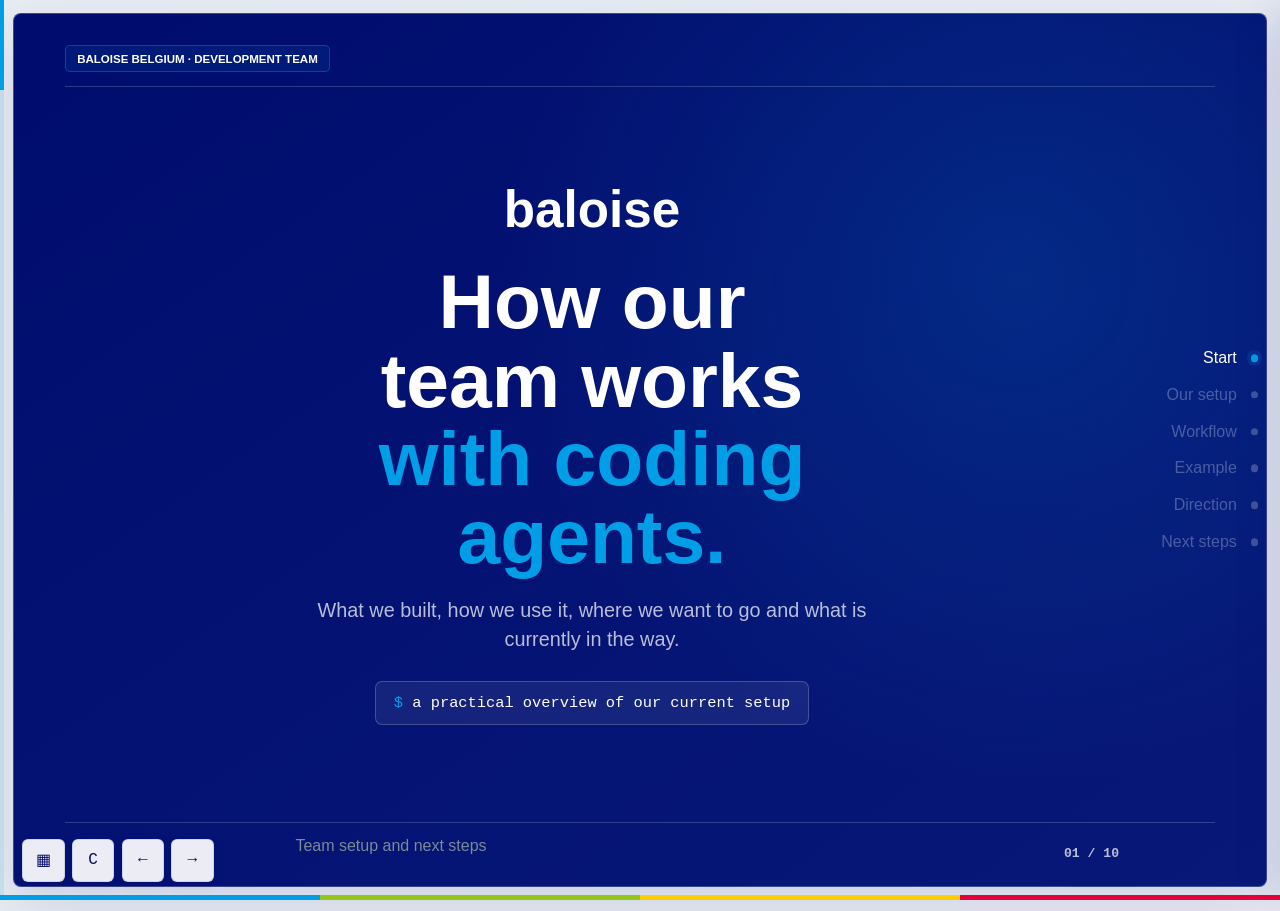
<file: overview.html>
<!doctype html>
<html lang="en">
<head>
  <meta charset="utf-8">
  <meta name="viewport" content="width=device-width, initial-scale=1">
  <meta name="color-scheme" content="light">
  <title>How Our Team Works with Coding Agents</title>
  <link rel="stylesheet" href="styles/base.css">
  <link rel="stylesheet" href="styles/presentation.css">
  <link rel="stylesheet" href="styles/overview.css">
</head>
<body class="management-deck">
  <div class="progress" aria-hidden="true"><div class="progress-bar"></div></div>

  <template id="brand-logo-template">
    <span class="brand-logo brand-wordmark" aria-label="Baloise">baloise</span>
  </template>

  <main class="deck" aria-live="polite">
    <section class="slide title-slide active" data-section="Opening" data-chapter="Start" data-accent="cyan">
      <header class="slide-header"><span class="kicker">Baloise Belgium · Development team</span></header>
      <div class="slide-body split">
        <div>
          <div class="brand-mark"></div>
          <h1>How our team works<br><span class="accent">with coding agents.</span></h1>
          <p class="lead">What we built, how we use it, where we want to go and what is currently in the way.</p>
          <div class="title-command">a practical overview of our current setup</div>
        </div>
      </div>
      <footer class="slide-footer"><span>Team setup and next steps</span><span class="slide-count"></span></footer>
      <aside class="speaker-notes">
        <p>This presentation is about how our team works today. It is not a general presentation about AI.</p>
        <p>We will show the shared setup, a simple PBI example, the direction we want to take and the blockers that need wider support.</p>
      </aside>
      <aside class="slide-context">
        <section data-context="practice" data-label="In practice"><h3>What we will show</h3><p>What a coding agent means for our team, how DevTools supplies its shared setup, how improvements spread and how a PBI becomes reviewed code.</p></section>
        <section data-context="evidence" data-label="Decision or evidence"><h3>What is already real</h3><p><strong>Fact:</strong> The repository, four agents, shared rules, project mappings and MCP configuration shown in this deck already exist.</p></section>
        <section data-context="discussion" data-label="Discussion"><h3>Questions this overview should answer</h3><ul><li>What makes an agent different from a generic coding chat?</li><li>Where does the shared team context come from?</li><li>Which decisions remain with the developer?</li><li>What prevents wider reuse today?</li></ul></section>
      </aside>
    </section>

    <section class="slide" data-section="What is an agent?" data-chapter="Our setup" data-accent="cyan">
      <header class="slide-header"><span class="kicker">First, the idea</span></header>
      <div class="slide-body">
        <h2>A coding agent is an assistant <span class="accent">prepared for a specific job.</span></h2>
        <div class="agent-equation" aria-label="The parts that make a repeatable coding agent workflow">
          <article><span>Coding assistant</span><strong>Works with code and language</strong></article>
          <i aria-hidden="true">+</i>
          <article><span>A specific job</span><strong>“Implement this PBI”</strong></article>
          <i aria-hidden="true">+</i>
          <article><span>Team context</span><strong>Rules · project information · approved tools</strong></article>
          <i aria-hidden="true">+</i>
          <article><span>Developer checkpoints</span><strong>Approve the plan · review the result</strong></article>
        </div>
        <div class="agent-result"><span aria-hidden="true">=</span><div><small>The result</small><strong>A repeatable agent workflow</strong></div></div>
      </div>
      <footer class="slide-footer"><span>The assistant provides capability; the setup gives it purpose and boundaries.</span><span class="slide-count"></span></footer>
      <aside class="speaker-notes"><p>A coding agent is not a separate AI model. It is a coding assistant prepared for a particular type of work.</p><p>The job, team context and developer checkpoints make its behavior more repeatable. For example, our implementation agent researches a PBI, proposes a plan and waits for approval before changing product code.</p></aside>
      <aside class="slide-context">
        <section data-context="practice" data-label="In practice"><h3>One assistant, different jobs</h3><p>The same coding assistant can run an implementation agent or a PR review agent. Each receives different instructions, tools and checkpoints for that job.</p></section>
        <section data-context="controls" data-label="Controls and limits"><h3>The developer remains responsible</h3><p>The agent can research, propose and implement, but it does not supply missing business decisions. The developer approves the plan and reviews the final code.</p></section>
        <section data-context="evidence" data-label="Decision or evidence"><h3>Why define a workflow?</h3><p>A repeatable workflow makes expected steps visible and lets the team improve the setup instead of recreating prompts for every task.</p></section>
        <section data-context="discussion" data-label="Discussion"><h3>A useful test for any agent</h3><p>Before sharing an agent, the team should be able to answer four questions:</p><ul><li>What specific job does it perform?</li><li>Which project and team context does it need?</li><li>Which tools may it use?</li><li>Where must a developer review or approve its work?</li></ul></section>
      </aside>
    </section>

    <section class="slide" data-section="How we set it up" data-chapter="Our setup" data-accent="mint">
      <header class="slide-header"><span class="kicker">Then, the practical setup</span></header>
      <div class="slide-body">
        <h2>DevTools provides the shared setup <span class="accent">behind our agents.</span></h2>
        <div class="agent-setup" aria-label="How DevTools, VS Code, project repositories and approved connections work together">
          <article class="setup-source">
            <span>Shared through Git</span>
            <h3>DevTools repository</h3>
            <ul><li>Agent workflows</li><li>Team instructions</li><li>Project configuration</li></ul>
          </article>
          <div class="setup-connector"><span>loaded into</span><i aria-hidden="true">↓</i></div>
          <article class="setup-workspace">
            <span>Developer workspace</span>
            <h3>VS Code combines the request with the shared setup</h3>
            <p>The developer selects an agent and stays in control of its decisions and changes.</p>
          </article>
          <div class="setup-destinations">
            <article><span>Works with our code</span><h3>Product repositories</h3><p>Reads and changes source code, uses nearby tests and runs the configured quality checks.</p></article>
            <article><span>Uses connected tools</span><h3>MCP connections</h3><p>Reads work items, checks technical documentation and verifies the user interface in the browser.</p></article>
          </div>
        </div>
      </div>
      <footer class="slide-footer"><span>Git shares the setup; existing systems keep their own permissions.</span><span class="slide-count"></span></footer>
      <aside class="speaker-notes"><p>This is how we implement the previous definition. DevTools stores the agent workflows, instructions and project configuration as normal files in Git.</p><p>VS Code loads that setup. The agent works in the correct product repository and uses MCP for approved connections such as Azure DevOps. Credentials and permissions remain with the developer and the connected system.</p></aside>
      <aside class="slide-context">
        <section data-context="practice" data-label="In practice"><h3>Starting an implementation task</h3><p>The developer selects Implement PBI and provides a work-item ID. The setup resolves the correct repository, branch, rules and validation commands before the agent researches the task.</p></section>
        <section data-context="controls" data-label="Controls and limits"><h3>Configuration is not access</h3><p>DevTools can define an MCP connection, but it does not contain credentials or bypass permissions. Developers authenticate with their own account and source systems remain authoritative.</p></section>
        <section data-context="evidence" data-label="Decision or evidence"><h3>What exists today</h3><p><strong>Fact:</strong> DevTools currently contains four focused agents, shared frontend and backend instructions, project mappings, quality gates and MCP configuration.</p></section>
        <section data-context="discussion" data-label="Discussion"><h3>What lives where?</h3><ul><li><strong>DevTools:</strong> agent workflows, team instructions and project configuration.</li><li><strong>VS Code:</strong> the developer's request and the running agent session.</li><li><strong>Product repository:</strong> source code, tests and project documentation.</li><li><strong>MCP connections:</strong> approved tools for Azure DevOps, documentation and browser verification.</li></ul></section>
      </aside>
    </section>

    <section class="slide" data-section="Sharing improvements" data-chapter="Our setup" data-accent="mint">
      <header class="slide-header"><span class="kicker">Why the repository matters</span></header>
      <div class="slide-body">
        <h2>One improvement can reach <span class="accent">the whole team.</span></h2>
        <div class="sharing-flow">
          <article class="info-card"><span>01</span><h3>A developer finds a gap</h3><p>An agent misses a project rule or repeats an unnecessary step.</p></article>
          <i aria-hidden="true">→</i>
          <article class="info-card"><span>02</span><h3>The shared setup is improved</h3><p>The agent, instruction or project configuration is updated.</p></article>
          <i aria-hidden="true">→</i>
          <article class="info-card"><span>03</span><h3>The team reviews the change</h3><p>Other team members check the shared change before it is accepted.</p></article>
          <i aria-hidden="true">→</i>
          <article class="info-card"><span>04</span><h3>The team pulls the update</h3><p>Everyone receives the same improvement without recreating it.</p></article>
        </div>
        <div class="callout-banner callout-yellow"><strong>Personal first, shared when useful</strong><span>A developer can keep personal agents or instructions, then propose them to the team when others can benefit.</span></div>
      </div>
      <footer class="slide-footer"><span>Share the useful parts without forcing every team into one process.</span><span class="slide-count"></span></footer>
      <aside class="speaker-notes"><p>This is the main reason for using a repository. Prompt knowledge becomes a visible team change that can be reviewed, improved and distributed.</p><p>The shared setup should be a foundation, not a restriction.</p></aside>
      <aside class="slide-context">
        <section data-context="practice" data-label="In practice"><h3>A small example</h3><p>If the frontend build command changes, we update the project quality gates once. The implementation agent then uses the corrected command for every developer working on that project.</p></section>
        <section data-context="controls" data-label="Controls and limits"><h3>What should stay local?</h3><p>Project-specific behavior belongs with that project or in scoped instructions. Only patterns that are genuinely useful to others should move into the shared foundation.</p></section>
        <section data-context="evidence" data-label="Decision or evidence"><h3>Ownership question</h3><p><strong>Question:</strong> Who reviews and maintains shared agents and instructions when they are used across multiple teams?</p></section>
        <section data-context="discussion" data-label="Discussion"><h3>When should an improvement be shared?</h3><ul><li>The same friction appears in more than one task.</li><li>The change is stable enough for another developer to use.</li><li>Its scope is clear: shared, team-specific or project-specific.</li><li>Another team member can review the behavior before distribution.</li></ul></section>
      </aside>
    </section>

    <section class="slide" data-section="How we work" data-chapter="Workflow" data-accent="cyan">
      <header class="slide-header"><span class="kicker">The workflow from request to review</span></header>
      <div class="slide-body">
        <h2>The agent does the legwork. <span class="accent">The developer decides.</span></h2>
        <div class="role-flow">
          <article class="info-card"><span>01 · Work item</span><h3>Start with the request</h3><dl><dt>Developer</dt><dd>Selects the PBI or task.</dd><dt>Agent</dt><dd>Opens the correct work item and repository.</dd></dl></article>
          <article class="info-card"><span>02 · Research</span><h3>Gather the context</h3><dl><dt>Agent</dt><dd>Reads requirements, code, rules and tests.</dd><dt>Developer</dt><dd>Answers business questions.</dd></dl></article>
          <article class="info-card human-step"><span>03 · Plan</span><h3>Review before editing</h3><dl><dt>Agent</dt><dd>Writes facts, assumptions and a plan.</dd><dt>Developer</dt><dd>Corrects and approves the plan.</dd></dl></article>
          <article class="info-card"><span>04 · Implement</span><h3>Build the approved solution</h3><dl><dt>Agent</dt><dd>Writes the code and tests from the agreed plan.</dd><dt>Developer</dt><dd>Guides changes when new questions appear.</dd></dl></article>
          <article class="info-card"><span>05 · Review</span><h3>Review the result together</h3><dl><dt>Agent</dt><dd>Runs checks and reviews the diff for issues.</dd><dt>Developer</dt><dd>Reviews the code and makes the final decision.</dd></dl></article>
        </div>
      </div>
      <footer class="slide-footer"><span>Approval happens before product code is changed.</span><span class="slide-count"></span></footer>
      <aside class="speaker-notes"><p>The workflow is not fully automatic. The most important step is the plan review before implementation.</p><p>The final review is also shared: the agent provides checks and findings, while the developer remains responsible for accepting and delivering the change.</p></aside>
      <aside class="slide-context">
        <section data-context="practice" data-label="In practice"><h3>What the developer types</h3><p>The developer selects Implement PBI and supplies a work-item ID and project. The agent opens the correct sources and begins its research.</p></section>
        <section data-context="controls" data-label="Controls and limits"><h3>Two clear human points</h3><p>The developer answers missing business questions and approves the implementation plan. The developer also reviews the final change before commit, push or PR creation.</p></section>
        <section data-context="evidence" data-label="Decision or evidence"><h3>What we can inspect</h3><p>The work document records the sources used, assumptions made, files planned, checks required and final results. Git shows the actual code changes.</p></section>
        <section data-context="discussion" data-label="Discussion"><h3>Where the workflow deliberately pauses</h3><ul><li>After research, when requirements are missing or contradictory.</li><li>Before implementation, while the developer reviews the proposed plan.</li><li>After validation, while the developer reviews the diff and test results.</li></ul><p>These pauses are part of the workflow, not failures of automation.</p></section>
      </aside>
    </section>

    <section class="slide example-slide" data-section="Example: a clear PBI" data-chapter="Example" data-accent="coral">
      <header class="slide-header"><span class="kicker">Simple example · Why the request matters</span></header>
      <div class="slide-body">
        <h2>A clear PBI means <span class="accent">less guessing.</span></h2>
        <div class="pbi-comparison">
          <article class="pbi-unclear">
            <span>Unclear PBI</span>
            <h3>“Add an export button.”</h3>
            <p>The agent must guess what is exported, which format to use, what filters apply and what happens when there is no data.</p>
          </article>
          <article class="pbi-clear">
            <span>Clear PBI</span>
            <h3>Export the filtered invoice list</h3>
            <ul>
              <li>Download a CSV when the user selects Export.</li>
              <li>Include the currently filtered rows and visible columns.</li>
              <li>Use the column names shown in the table.</li>
              <li>Disable Export when there are no matching rows.</li>
            </ul>
          </article>
        </div>
      </div>
      <footer class="slide-footer"><span>The agent can research the code, but it should not invent the business behavior.</span><span class="slide-count"></span></footer>
      <aside class="speaker-notes"><p>This fictional example keeps the point simple. Better requirements let the agent find the relevant code, propose useful tests and create a focused plan.</p><p>With the unclear version, the agent should stop and ask questions rather than choose the behavior itself.</p></aside>
      <aside class="slide-context">
        <section data-context="practice" data-label="In practice"><h3>What becomes easier</h3><p>The agent can identify the table state, CSV generation, button state and focused tests without first asking what “export” is supposed to mean.</p></section>
        <section data-context="controls" data-label="Controls and limits"><h3>When the PBI is unclear</h3><p>The agent should list the missing decisions and stop. The product owner or developer supplies the business answer before implementation continues.</p></section>
        <section data-context="evidence" data-label="Decision or evidence"><h3>The practical lesson</h3><p>Agents make unclear requirements visible quickly. They do not remove the need for clear acceptance criteria.</p></section>
        <section data-context="discussion" data-label="Discussion"><h3>Questions hidden by “Add an export button”</h3><ul><li>Which records and columns are included?</li><li>Which file format and filename are expected?</li><li>Do the current filters and sort order apply?</li><li>What happens when no rows match?</li><li>Which permissions or data restrictions apply?</li></ul></section>
      </aside>
    </section>

    <section class="slide example-slide" data-section="The artifact" data-chapter="Example" data-accent="mint">
      <header class="slide-header"><span class="kicker">The work document created by the agent</span></header>
      <div class="slide-body">
        <h2>The artifact keeps <span class="accent">the work understandable.</span></h2>
        <div class="artifact-document">
          <header><span>Work item 12345</span><strong>Export filtered invoices</strong></header>
          <div class="artifact-sections">
            <section><h3>Confirmed</h3><p>Export current filtered rows as CSV using visible column names.</p></section>
            <section><h3>Questions</h3><p>Filename format and date formatting still need confirmation.</p></section>
            <section><h3>Agreed plan</h3><p>Add export service, connect the button and cover filtered and empty states.</p></section>
            <section><h3>Checks</h3><p>Focused tests, lint, full test suite and production build.</p></section>
          </div>
        </div>
        <div class="callout-banner callout-mint"><strong>Why keep it?</strong><span>The developer can review the reasoning, another person can continue later, and final results are recorded in one predictable place.</span></div>
      </div>
      <footer class="slide-footer"><span>The artifact is working memory, not extra project documentation.</span><span class="slide-count"></span></footer>
      <aside class="speaker-notes"><p>The artifact is a short local work document. It keeps the agent’s research and the developer’s decisions outside temporary chat history.</p><p>It is updated during the task: first with research and questions, then with the agreed plan, changed files and exact validation results.</p></aside>
      <aside class="slide-context">
        <section data-context="practice" data-label="In practice"><h3>How it changes during the task</h3><p>Research adds facts and questions. Developer answers become decisions. Implementation adds touched files. Validation adds the exact commands and outcomes.</p></section>
        <section data-context="controls" data-label="Controls and limits"><h3>What it is not</h3><p>It is not the permanent source of business requirements and does not replace the PBI, code review or PR description. Those systems remain authoritative.</p></section>
        <section data-context="evidence" data-label="Decision or evidence"><h3>When it is useful</h3><p>Use it for work that needs research, decisions or continuation across sessions. A tiny one-step change does not need a large artifact.</p></section>
        <section data-context="discussion" data-label="Discussion"><h3>What a useful artifact records</h3><ul><li>Confirmed facts and the sources used.</li><li>Open questions, assumptions and developer decisions.</li><li>The agreed implementation plan and expected files.</li><li>The exact checks that ran and their outcomes.</li></ul><p>Durable outcomes still belong in the work item or pull request when they need to be shared beyond the task.</p></section>
      </aside>
    </section>

    <section class="slide" data-section="End goal" data-chapter="Direction" data-accent="yellow">
      <header class="slide-header"><span class="kicker">Where we want to end up</span></header>
      <div class="slide-body">
        <h2>Share the basics. <span class="accent">Keep room to adapt.</span></h2>
        <div class="goal-layers">
          <article class="goal-shared"><span>Shared across teams</span><h3>A supported base setup</h3><p>Approved connections, setup guides, common engineering rules and reusable starter agents.</p></article>
          <article class="goal-team"><span>Chosen by each team</span><h3>Team workflows</h3><p>Project mappings, quality checks and agents for the work that team performs regularly.</p></article>
          <article class="goal-personal"><span>Chosen by each developer</span><h3>Personal helpers</h3><p>Private agents and instructions that can stay personal or be proposed back when useful.</p></article>
        </div>
        <div class="callout-banner callout-yellow"><strong>The result</strong><span>Teams do not rebuild the basics, but they are not forced into one identical way of working.</span></div>
      </div>
      <footer class="slide-footer"><span>Reuse should be easy; sharing should be a choice.</span><span class="slide-count"></span></footer>
      <aside class="speaker-notes"><p>The end goal has three levels. A small supported foundation is shared across teams. Each team adds its own workflows. Developers can still keep personal helpers.</p><p>Useful personal or team additions can be reviewed and moved into the shared layer later.</p></aside>
      <aside class="slide-context">
        <section data-context="practice" data-label="In practice"><h3>One example at each level</h3><p>Approved Azure DevOps access is shared. Beheerstool quality gates belong to the team setup. A developer’s experimental refactoring agent can stay personal until the team wants it.</p></section>
        <section data-context="controls" data-label="Controls and limits"><h3>Keep the shared layer small</h3><p>Only stable, broadly useful setup belongs in the shared foundation. Product rules stay with their product, and experiments remain local until reviewed.</p></section>
        <section data-context="evidence" data-label="Decision or evidence"><h3>What we want to enable</h3><p>A new team can start without recreating setup, then adapt it without waiting for a central group to design every workflow.</p></section>
        <section data-context="discussion" data-label="Discussion"><h3>How to decide the right level</h3><ul><li><strong>Shared:</strong> stable setup that is useful across teams.</li><li><strong>Team:</strong> workflows and checks tied to that team's delivery work.</li><li><strong>Personal:</strong> experiments and helpers that have not yet earned wider adoption.</li></ul><p>Useful additions can move outward after they are understood and reviewed.</p></section>
      </aside>
    </section>

    <section class="slide" data-section="Blockers" data-chapter="Direction" data-accent="coral">
      <header class="slide-header"><span class="kicker">What is currently in the way</span></header>
      <div class="slide-body">
        <h2>The approach works. <span class="accent">The setup is still fragmented.</span></h2>
        <div class="blocker-grid">
          <article class="info-card"><span>Tool readiness</span><h3>Claude setup is not mature</h3><p>Authentication, VPN, MCP setup and IDE integration are not reliable enough for our workflows.</p></article>
          <article class="info-card"><span>Tool differences</span><h3>Capabilities are inconsistent</h3><p>Agents, instructions and connections do not work the same way across Copilot, Claude and different IDEs.</p></article>
          <article class="info-card"><span>Shared foundation</span><h3>Teams still start separately</h3><p>There is no supported cross-team package of agents, instructions, rules and guides to reuse.</p></article>
          <article class="info-card"><span>Distribution</span><h3>Setup is still manual</h3><p>Developers must configure agent locations, instructions and MCP servers themselves.</p></article>
          <article class="info-card"><span>Security</span><h3>Approved connections are unclear</h3><p>We need a clear list of allowed MCP connections and a route to approve new ones.</p></article>
          <article class="info-card"><span>Internal access</span><h3>Important systems are disconnected</h3><p>Tools such as Valumation need a usable API or approved MCP connection.</p></article>
        </div>
      </div>
      <footer class="slide-footer"><span>Some blockers cannot be solved by one development team.</span><span class="slide-count"></span></footer>
      <aside class="speaker-notes"><p>These are practical blockers we experience today. Tools behave differently, installing the shared setup still requires manual configuration, and access to approved or internal systems is unclear.</p></aside>
      <aside class="slide-context">
        <section data-context="practice" data-label="In practice"><h3>What developers experience</h3><p>A workflow can work in one tool but fail in another because authentication, VPN behavior, available models or MCP support differ. Teams then spend time rebuilding setup rather than improving the workflow.</p></section>
        <section data-context="controls" data-label="Controls and limits"><h3>Security question to resolve</h3><p>We need to know which MCP servers, source systems and data types are approved. A new connection should follow a clear review process instead of an informal team decision.</p></section>
        <section data-context="evidence" data-label="Decision or evidence"><h3>Support needed</h3><p>Define the MCP approval route, improve distribution of the base setup and identify who can provide supported access to internal systems such as Valumation.</p></section>
        <section data-context="discussion" data-label="Discussion"><h3>What the team can and cannot solve alone</h3><ul><li><strong>Team-owned:</strong> improve agent workflows, instructions and project mappings.</li><li><strong>Shared support:</strong> simplify installation and distribution across workstations.</li><li><strong>Organization-owned:</strong> approve connections and provide supported access to internal systems.</li><li><strong>Vendor-dependent:</strong> close capability differences between tools and IDEs.</li></ul></section>
      </aside>
    </section>

    <section class="slide optional-slide" data-section="MCP connections" data-chapter="Direction" data-accent="coral" data-optional="true">
      <header class="slide-header"><span class="kicker">Optional detail · Connected tools</span></header>
      <div class="slide-body">
        <h2>MCP connects the agent to a system. <span class="accent">The system still controls access.</span></h2>
        <div class="explanation-grid">
          <article class="explanation-card"><span class="explanation-label">In normal language</span><h3>A defined way to ask a system</h3><p>The agent uses a named tool to retrieve or update information instead of relying on manual copy and paste.</p></article>
          <article class="explanation-card technical"><span class="explanation-label">Technical term · MCP</span><h3>Model Context Protocol</h3><p>A standard interface exposes named tools to the AI client. The connected system still controls identity, permissions and available operations.</p></article>
        </div>
        <div class="approval-route"><span>01 · Connection requested</span><i>→</i><span>02 · Security and owner review</span><i>→</i><span>03 · Approved configuration</span><i>→</i><span>04 · Available to teams</span></div>
      </div>
      <footer class="slide-footer"><span>Approve the connection and its operations before making it available to teams.</span><span class="slide-count"></span></footer>
      <aside class="speaker-notes"><p>MCP provides a standard way for the agent to call tools. It does not replace authentication, authorization or owner approval.</p><p>The connected system still decides what the developer may access, while the organization decides which connection may be offered to teams.</p></aside>
      <aside class="slide-context">
        <section data-context="practice" data-label="In practice"><h3>Current examples</h3><p>DevTools currently configures Azure DevOps, Playwright browser automation and AG Grid documentation. Access still depends on the developer’s environment and credentials.</p></section>
        <section data-context="controls" data-label="Controls and limits"><h3>What approval should cover</h3><p>Server ownership, authentication, operations exposed, data handled, logging, maintenance and how access can be withdrawn.</p></section>
        <section data-context="discussion" data-label="Discussion"><h3>Questions for every proposed connection</h3><ul><li>Who owns and maintains the MCP server?</li><li>Which operations and data does it expose?</li><li>How is the developer authenticated and authorized?</li><li>What is logged, and how can access be removed?</li><li>Who approves changes to the connection?</li></ul></section>
      </aside>
    </section>

    <section class="slide" data-section="What we learned" data-chapter="Next steps" data-accent="mint">
      <header class="slide-header"><span class="kicker">Practical lessons so far</span></header>
      <div class="slide-body">
        <h2>What has worked <span class="accent">for our team.</span></h2>
        <div class="lessons-grid">
          <article class="info-card"><span>01</span><h3>Start with one task</h3><p>A clear workflow is easier to improve than a general assistant.</p></article>
          <article class="info-card"><span>02</span><h3>Give each agent a clear job</h3><p>Implementation and review need different behavior and permissions.</p></article>
          <article class="info-card"><span>03</span><h3>Plan before changing code</h3><p>Missing requirements are cheaper to solve before implementation.</p></article>
          <article class="info-card"><span>04</span><h3>Keep developer decisions visible</h3><p>Approval and final review should never be implied.</p></article>
          <article class="info-card"><span>05</span><h3>Use normal engineering checks</h3><p>Generated code still needs tests, linting, builds and review.</p></article>
          <article class="info-card"><span>06</span><h3>Improve the shared setup</h3><p>Fix the reusable workflow instead of teaching the same lesson repeatedly.</p></article>
        </div>
      </div>
      <footer class="slide-footer"><span>The useful knowledge belongs in the workflow, not in personal prompt history.</span><span class="slide-count"></span></footer>
      <aside class="speaker-notes"><p>These are working lessons, not universal rules. They come from building and refining the current agents.</p><p>The final lesson is the most important for scaling: repeated friction should result in a shared improvement.</p></aside>
      <aside class="slide-context">
        <section data-context="practice" data-label="In practice"><h3>How we improve an agent</h3><p>When a workflow fails or asks unnecessary questions, we identify whether the cause belongs in the agent, a shared rule, project configuration or documentation, then change the narrowest shared file.</p></section>
        <section data-context="controls" data-label="Controls and limits"><h3>What we avoid</h3><p>Large agents with every tool, hidden business assumptions, automatic writes without a clear gate and claims that a change passed checks that were not actually run.</p></section>
        <section data-context="evidence" data-label="Decision or evidence"><h3>What to test next</h3><p>Whether these lessons remain useful when another team adopts the setup without help from the people who created it.</p></section>
        <section data-context="discussion" data-label="Discussion"><h3>A useful next experiment</h3><ul><li>Give one other team the base setup and a small number of agents.</li><li>Observe which setup steps still need direct help.</li><li>Record which improvements they can reuse and which remain team-specific.</li><li>Check whether developers understand the approval points without extra explanation.</li></ul></section>
      </aside>
    </section>

  </main>

  <nav class="chapter-rail" aria-label="Presentation chapters"></nav>

  <nav class="controls" aria-label="Presentation controls">
    <button class="control-button" type="button" data-action="overview" title="Overview (Esc)" aria-label="Toggle slide overview">▦</button>
    <button class="control-button context-control" type="button" data-action="context" title="Presenter context (C)" aria-label="Toggle presenter context">C</button>
    <button class="control-button deep-dive-control" type="button" data-action="deep-dive" title="Open optional deep dive (D)" aria-label="Open optional deep dive">D</button>
    <button class="control-button" type="button" data-action="previous" title="Previous core slide (Left arrow)" aria-label="Previous slide">←</button>
    <button class="control-button" type="button" data-action="next" title="Next core slide (Right arrow or Space)" aria-label="Next slide">→</button>
  </nav>

  <aside class="context-panel" aria-hidden="true" aria-label="Presenter context">
    <button class="control-button panel-close" type="button" data-action="context" title="Close presenter context (C)" aria-label="Close presenter context">×</button>
    <span class="panel-eyebrow">Presenter context</span>
    <h2 class="context-title">Slide context</h2>
    <div class="context-tabs" role="tablist" aria-label="Presenter context topics"></div>
    <div class="context-content"></div>
  </aside>

  <script src="scripts/presentation.js"></script>
</body>
</html>
</file>
<file: styles/base.css>
:root {
      --ink: #f7f3ea;
      --muted: #aaa8a0;
      --dim: #74756f;
      --night: #121514;
      --panel: #1b1f1d;
      --panel-strong: #222725;
      --line: #363c38;
      --coral: #ff6b52;
      --cyan: #4bd5e7;
      --mint: #6ce5a9;
      --yellow: #ffd166;
      --danger: #ff806c;
      --slide-padding: clamp(2rem, 5vw, 5.5rem);
      --display: "Bahnschrift", "Aptos Display", "Segoe UI", sans-serif;
      --body: "Aptos", "Trebuchet MS", sans-serif;
      --mono: "Cascadia Code", "Consolas", monospace;
    }

    * {
      box-sizing: border-box;
    }

    html,
    body {
      width: 100%;
      height: 100%;
      margin: 0;
      overflow: hidden;
      background: var(--night);
      color: var(--ink);
      font-family: var(--body);
    }

    body {
      background-image:
        linear-gradient(rgba(255, 255, 255, 0.025) 1px, transparent 1px),
        linear-gradient(90deg, rgba(255, 255, 255, 0.025) 1px, transparent 1px);
      background-size: 48px 48px;
    }

    button {
      color: inherit;
      font: inherit;
    }

    button:focus-visible {
      outline: 3px solid var(--cyan);
      outline-offset: 3px;
    }

    .deck {
      width: 100%;
      height: 100%;
      overflow: hidden;
    }

    .slide {
      position: absolute;
      inset: 0;
      display: grid;
      grid-template-rows: auto 1fr auto;
      gap: clamp(1rem, 2.5vh, 2rem);
      padding: var(--slide-padding);
      visibility: hidden;
      opacity: 0;
      transform: translateY(24px);
      transition: opacity 260ms ease, transform 260ms ease, visibility 260ms;
      isolation: isolate;
    }

    .slide::after {
      content: "";
      position: absolute;
      z-index: -1;
      right: -9vw;
      bottom: -18vw;
      width: min(46vw, 38rem);
      aspect-ratio: 1;
      border: 1px solid color-mix(in srgb, var(--slide-accent, var(--coral)) 36%, transparent);
      transform: rotate(18deg);
    }

    .slide.active {
      visibility: visible;
      opacity: 1;
      transform: translateY(0);
    }

    .slide.problem {
      --slide-accent: var(--coral);
    }

    .slide.solution {
      --slide-accent: var(--mint);
    }

    .slide.demo {
      --slide-accent: var(--cyan);
    }

    .slide.future {
      --slide-accent: var(--yellow);
    }

    .slide-header,
    .slide-footer {
      display: flex;
      align-items: center;
      justify-content: space-between;
      gap: 1rem;
      min-width: 0;
    }

    .kicker,
    .slide-count {
      color: var(--muted);
      font-family: var(--mono);
      font-size: clamp(0.68rem, 1.1vw, 0.82rem);
      font-weight: 700;
      letter-spacing: 0;
      text-transform: uppercase;
    }

    .kicker {
      display: inline-flex;
      align-items: center;
      gap: 0.65rem;
      color: var(--slide-accent, var(--coral));
    }

    .kicker::before {
      content: "";
      width: 1.8rem;
      height: 0.2rem;
      background: currentColor;
    }

    .slide-body {
      display: grid;
      align-content: center;
      min-height: 0;
    }

    .slide-body.split {
      grid-template-columns: minmax(0, 1.04fr) minmax(18rem, 0.78fr);
      align-items: center;
      gap: clamp(2rem, 6vw, 7rem);
    }

    h1,
    h2,
    h3,
    p {
      margin-top: 0;
    }

    h1,
    h2,
    h3 {
      font-family: var(--display);
      font-weight: 720;
      letter-spacing: 0;
      text-wrap: balance;
    }

    h1 {
      max-width: 15ch;
      margin-bottom: 1.4rem;
      font-size: clamp(2.8rem, 7.1vw, 7.6rem);
      line-height: 0.96;
    }

    h2 {
      max-width: 17ch;
      margin-bottom: clamp(1rem, 2.2vh, 1.8rem);
      font-size: clamp(2.25rem, 5.2vw, 5.7rem);
      line-height: 0.98;
    }

    h3 {
      margin-bottom: 0.65rem;
      font-size: clamp(1.05rem, 1.7vw, 1.45rem);
      line-height: 1.15;
    }

    .accent {
      color: var(--slide-accent, var(--coral));
    }

    .lead {
      max-width: 52ch;
      margin-bottom: 0;
      color: var(--muted);
      font-size: clamp(1.1rem, 1.8vw, 1.55rem);
      line-height: 1.45;
    }

    .prompt {
      max-width: 46ch;
      margin: clamp(1.3rem, 3vh, 2.5rem) 0 0;
      padding-left: clamp(1.1rem, 2vw, 1.8rem);
      border-left: 0.28rem solid var(--slide-accent, var(--coral));
      font-family: var(--display);
      font-size: clamp(1.35rem, 2.8vw, 2.8rem);
      line-height: 1.2;
      text-wrap: balance;
    }

    .clean-list {
      display: grid;
      gap: clamp(0.75rem, 1.8vh, 1.2rem);
      max-width: 52rem;
      margin: 0;
      padding: 0;
      list-style: none;
      color: var(--muted);
      font-size: clamp(1.05rem, 1.75vw, 1.48rem);
      line-height: 1.35;
    }

    .clean-list li {
      position: relative;
      padding-left: 1.6rem;
    }

    .clean-list li::before {
      content: "";
      position: absolute;
      top: 0.58em;
      left: 0;
      width: 0.48rem;
      height: 0.48rem;
      background: var(--slide-accent, var(--coral));
    }

    .clean-list strong {
      color: var(--ink);
    }

    .signal {
      position: relative;
      display: grid;
      place-items: center;
      min-height: min(54vh, 31rem);
      overflow: hidden;
      border: 1px solid var(--line);
      background: rgba(27, 31, 29, 0.76);
    }

    .signal::before,
    .signal::after {
      content: "";
      position: absolute;
      width: 66%;
      aspect-ratio: 1;
      border: 1px solid color-mix(in srgb, var(--slide-accent, var(--coral)) 55%, transparent);
      transform: rotate(45deg);
    }

    .signal::after {
      width: 38%;
    }

    .signal-label {
      z-index: 1;
      width: 8rem;
      height: 8rem;
      display: grid;
      place-items: center;
      background: var(--slide-accent, var(--coral));
      color: var(--night);
      font-family: var(--display);
      font-size: 3rem;
      font-weight: 800;
    }

    .terminal {
      width: min(100%, 46rem);
      margin-top: clamp(1.5rem, 4vh, 3rem);
      overflow: hidden;
      border: 1px solid #454b47;
      background: #0b0e0d;
      box-shadow: 14px 14px 0 color-mix(in srgb, var(--slide-accent, var(--cyan)) 22%, transparent);
    }

    .terminal-bar {
      display: flex;
      align-items: center;
      gap: 0.45rem;
      height: 2.35rem;
      padding: 0 0.85rem;
      border-bottom: 1px solid #2b302d;
      background: #171b19;
    }

    .terminal-dot {
      width: 0.62rem;
      height: 0.62rem;
      border-radius: 50%;
      background: var(--dim);
    }

    .terminal-dot:first-child { background: var(--coral); }
    .terminal-dot:nth-child(2) { background: var(--yellow); }
    .terminal-dot:nth-child(3) { background: var(--mint); }

    .terminal code {
      display: block;
      padding: clamp(1.2rem, 3vw, 2rem);
      color: var(--ink);
      font-family: var(--mono);
      font-size: clamp(1.05rem, 2.2vw, 2rem);
      line-height: 1.5;
      white-space: nowrap;
    }

    .terminal code::before {
      content: "> ";
      color: var(--slide-accent, var(--cyan));
    }

    .lesson {
      align-self: end;
      max-width: 68rem;
      display: flex;
      align-items: end;
      justify-content: space-between;
      gap: 1.5rem;
      padding-top: 1.1rem;
      border-top: 1px solid var(--line);
      color: var(--muted);
      font-size: clamp(0.95rem, 1.45vw, 1.22rem);
      line-height: 1.4;
    }

    .lesson strong {
      color: var(--slide-accent, var(--mint));
      font-family: var(--mono);
      text-transform: uppercase;
    }

    .speaker-notes {
      display: none;
    }

    .flow {
      display: grid;
      grid-template-columns: repeat(3, 1fr);
      gap: 1px;
      width: min(100%, 64rem);
      margin-top: clamp(1.5rem, 4vh, 3rem);
      background: var(--line);
      border: 1px solid var(--line);
    }

    .flow-step {
      min-height: 8rem;
      padding: clamp(1rem, 2.4vw, 1.8rem);
      background: var(--panel);
    }

    .flow-step span {
      display: block;
      margin-bottom: 1rem;
      color: var(--slide-accent, var(--mint));
      font-family: var(--mono);
      font-weight: 700;
    }

    .flow-step p {
      margin: 0;
      color: var(--muted);
      line-height: 1.35;
    }

    .agent-grid,
    .topic-grid,
    .need-grid {
      display: grid;
      gap: 1px;
      width: min(100%, 68rem);
      background: var(--line);
      border: 1px solid var(--line);
    }

    .agent-grid,
    .topic-grid {
      grid-template-columns: repeat(2, 1fr);
    }

    .need-grid {
      grid-template-columns: repeat(3, 1fr);
    }

    .agent,
    .topic,
    .need {
      min-width: 0;
      padding: clamp(1rem, 2.5vw, 1.8rem);
      background: var(--panel);
    }

    .agent p,
    .topic p,
    .need p {
      margin: 0;
      color: var(--muted);
      font-size: clamp(0.9rem, 1.35vw, 1.12rem);
      line-height: 1.35;
    }

    .agent-number,
    .topic-number {
      display: block;
      margin-bottom: 0.8rem;
      color: var(--slide-accent, var(--mint));
      font-family: var(--mono);
      font-size: 0.8rem;
      font-weight: 700;
    }

    .measure {
      text-align: center;
    }

    .measure h2 {
      max-width: none;
      margin: 0;
      font-family: Georgia, "Times New Roman", serif;
      font-size: clamp(3.2rem, 9vw, 9.5rem);
      font-style: italic;
      font-weight: 500;
      line-height: 0.96;
    }

    .measure .approval {
      display: inline-block;
      margin-top: clamp(1.8rem, 5vh, 4rem);
      padding: 0.7rem 1rem;
      border: 1px solid var(--mint);
      color: var(--mint);
      font-family: var(--mono);
      font-size: clamp(0.85rem, 1.4vw, 1.1rem);
      text-transform: uppercase;
    }

    .agenda {
      display: grid;
      grid-template-columns: repeat(4, 1fr);
      gap: 1px;
      width: min(100%, 72rem);
      background: var(--line);
      border: 1px solid var(--line);
      counter-reset: agenda;
    }

    .agenda-item {
      min-height: 9rem;
      padding: clamp(1rem, 2vw, 1.5rem);
      background: var(--panel);
      counter-increment: agenda;
    }

    .agenda-item::before {
      content: "0" counter(agenda);
      display: block;
      margin-bottom: 1.1rem;
      color: var(--cyan);
      font-family: var(--mono);
      font-size: 0.8rem;
      font-weight: 700;
    }

    .agenda-item:nth-child(5)::before,
    .agenda-item:nth-child(6)::before,
    .agenda-item:nth-child(7)::before {
      content: counter(agenda);
    }

    .agenda-item p {
      margin: 0;
      color: var(--muted);
      line-height: 1.3;
    }

    .demo-layout {
      display: grid;
      grid-template-columns: minmax(0, 1fr) minmax(18rem, 0.8fr);
      align-items: center;
      gap: clamp(2rem, 6vw, 7rem);
    }

    .watch-list {
      display: grid;
      gap: 1px;
      background: var(--line);
      border: 1px solid var(--line);
    }

    .watch-item {
      display: flex;
      gap: 1rem;
      align-items: baseline;
      padding: 1rem 1.2rem;
      background: var(--panel);
      color: var(--muted);
      font-size: clamp(0.95rem, 1.45vw, 1.16rem);
    }

    .watch-item span {
      flex: 0 0 auto;
      color: var(--cyan);
      font-family: var(--mono);
      font-size: 0.78rem;
      font-weight: 700;
    }

    .pipeline {
      display: grid;
      grid-template-columns: repeat(5, 1fr);
      gap: 1px;
      width: min(100%, 74rem);
      background: var(--line);
      border: 1px solid var(--line);
      counter-reset: pipeline;
    }

    .pipeline-step {
      min-height: 9.5rem;
      padding: clamp(0.9rem, 1.8vw, 1.35rem);
      background: var(--panel);
      counter-increment: pipeline;
    }

    .pipeline-step::before {
      content: counter(pipeline, decimal-leading-zero);
      display: block;
      margin-bottom: 1.3rem;
      color: var(--yellow);
      font-family: var(--mono);
      font-size: 0.78rem;
      font-weight: 700;
    }

    .pipeline-step p {
      margin: 0;
      color: var(--muted);
      font-size: clamp(0.82rem, 1.2vw, 1rem);
      line-height: 1.35;
    }

    .closing-question {
      max-width: 31ch;
      margin: clamp(1.3rem, 3vh, 2.5rem) 0;
      color: var(--ink);
      font-family: Georgia, "Times New Roman", serif;
      font-size: clamp(1.5rem, 3.3vw, 3.3rem);
      font-style: italic;
      line-height: 1.2;
      text-wrap: balance;
    }

    .closing-beat {
      display: inline-block;
      padding: 0.7rem 0.9rem;
      background: var(--yellow);
      color: var(--night);
      font-family: var(--mono);
      font-size: clamp(0.72rem, 1.1vw, 0.9rem);
      font-weight: 700;
    }

    .controls {
      position: fixed;
      z-index: 20;
      right: 1.2rem;
      bottom: 1.1rem;
      display: flex;
      gap: 0.45rem;
    }

    .control-button {
      width: 2.65rem;
      height: 2.65rem;
      display: grid;
      place-items: center;
      padding: 0;
      border: 1px solid var(--line);
      background: rgba(18, 21, 20, 0.88);
      font-family: var(--mono);
      font-size: 1rem;
      cursor: pointer;
      backdrop-filter: blur(8px);
    }

    .control-button:hover {
      border-color: var(--cyan);
      color: var(--cyan);
    }

    .progress {
      position: fixed;
      z-index: 21;
      inset: 0 0 auto;
      height: 0.22rem;
      background: rgba(255, 255, 255, 0.08);
    }

    .progress-bar {
      width: 0;
      height: 100%;
      background: var(--coral);
      transition: width 220ms ease, background 220ms ease;
    }

    .notes-panel {
      position: fixed;
      z-index: 30;
      top: 0;
      right: 0;
      width: min(36rem, 92vw);
      height: 100%;
      padding: 4.5rem 2rem 2rem;
      overflow-y: auto;
      border-left: 1px solid var(--line);
      background: rgba(18, 21, 20, 0.98);
      transform: translateX(101%);
      transition: transform 220ms ease;
    }

    .notes-panel.open {
      transform: translateX(0);
    }

    .notes-panel h2 {
      margin-bottom: 1.5rem;
      font-size: 1.7rem;
    }

    .notes-content {
      color: #d3d0c8;
      font-size: 1.08rem;
      line-height: 1.65;
    }

    .notes-content p,
    .notes-content li {
      margin-bottom: 0.9rem;
    }

    .notes-close {
      position: absolute;
      top: 1rem;
      right: 1rem;
    }

    .overview .deck {
      display: grid;
      grid-template-columns: repeat(4, minmax(15rem, 1fr));
      gap: 1rem;
      padding: 1rem;
      overflow: auto;
    }

    .overview .slide {
      position: relative;
      inset: auto;
      width: 100%;
      min-height: 13rem;
      display: block;
      padding: 1.2rem;
      visibility: visible;
      opacity: 1;
      transform: none;
      overflow: hidden;
      border: 1px solid var(--line);
      background: var(--night);
      cursor: pointer;
    }

    .overview .slide.active {
      border-color: var(--cyan);
    }

    .overview .slide-header,
    .overview .slide-footer,
    .overview .lesson,
    .overview .signal,
    .overview .terminal,
    .overview .clean-list,
    .overview .flow,
    .overview .agent-grid,
    .overview .topic-grid,
    .overview .agenda,
    .overview .watch-list,
    .overview .pipeline,
    .overview .need-grid,
    .overview .lead,
    .overview .prompt,
    .overview .approval,
    .overview .closing-question,
    .overview .closing-beat {
      display: none;
    }

    .overview .slide-body,
    .overview .slide-body.split,
    .overview .demo-layout {
      display: block;
    }

    .overview h1,
    .overview h2 {
      display: block;
      margin: 0;
      font-size: 1.35rem;
      line-height: 1.08;
    }

    .overview .measure h2 {
      font-family: var(--display);
      font-style: normal;
    }

    @media (max-width: 900px) {
      :root {
        --slide-padding: clamp(1.3rem, 5vw, 2.5rem);
      }

      .slide-body.split,
      .demo-layout {
        grid-template-columns: 1fr;
        gap: 1.4rem;
      }

      .signal {
        display: none;
      }

      .need-grid,
      .pipeline {
        grid-template-columns: repeat(2, 1fr);
      }

      .agenda {
        grid-template-columns: repeat(2, 1fr);
      }

      .overview .deck {
        grid-template-columns: repeat(2, minmax(12rem, 1fr));
      }
    }

    @media (max-width: 620px) {
      .slide {
        overflow-x: hidden;
        overflow-y: auto;
        padding-bottom: 4.5rem;
      }

      .agent-grid,
      .topic-grid,
      .need-grid,
      .pipeline,
      .flow {
        grid-template-columns: 1fr;
      }

      .agenda {
        grid-template-columns: repeat(2, 1fr);
      }

      .agenda-item {
        min-height: 6.5rem;
      }

      .overview .deck {
        grid-template-columns: 1fr;
      }
    }

    @media (max-height: 720px) and (min-width: 901px) {
      :root {
        --slide-padding: 2rem 4rem;
      }

      h2 {
        font-size: clamp(2rem, 4.5vw, 4rem);
      }

      .clean-list {
        gap: 0.55rem;
        font-size: 1rem;
      }

      .agent,
      .topic,
      .need,
      .flow-step,
      .pipeline-step {
        padding: 0.9rem;
        min-height: 0;
      }
    }

    @media print {
      html,
      body {
        height: auto;
        overflow: visible;
        background: var(--night);
      }

      .deck {
        height: auto;
        overflow: visible;
      }

      .slide {
        position: relative;
        width: 100vw;
        height: 100vh;
        page-break-after: always;
        visibility: visible;
        opacity: 1;
        transform: none;
      }

      .controls,
      .progress,
      .notes-panel {
        display: none;
      }
    }

    @media (prefers-reduced-motion: reduce) {
      *,
      *::before,
      *::after {
        scroll-behavior: auto !important;
        transition-duration: 0.01ms !important;
      }
    }

    /* Corporate training theme */
    :root {
      --ink: #000d6e;
      --muted: #3d4f63;
      --dim: #7d8997;
      --night: #000d6e;
      --panel: #ffffff;
      --panel-strong: #f3f6fa;
      --line: #dde3ea;
      --coral: #e4003a;
      --cyan: #009ee7;
      --mint: #94c617;
      --yellow: #ffce00;
      --danger: #e4003a;
      --display: "Aptos Display", "Segoe UI", sans-serif;
      --body: "Aptos", "Segoe UI", sans-serif;
      --mono: "Cascadia Code", "Consolas", monospace;
    }

    html,
    body {
      background: #f3f6fa;
      color: var(--ink);
    }

    body::after {
      content: "";
      position: fixed;
      z-index: 50;
      inset: auto 0 0;
      height: 5px;
      background: linear-gradient(90deg, var(--cyan) 0 25%, var(--mint) 25% 50%, var(--yellow) 50% 75%, var(--coral) 75%);
      pointer-events: none;
    }

    .deck {
      background: #f3f6fa;
    }

    .slide {
      --slide-accent: var(--cyan);
      padding: clamp(2.5rem, 5vw, 5.5rem) clamp(5rem, 10vw, 11rem) clamp(3rem, 6vw, 5.5rem) clamp(3rem, 8vw, 9rem);
      background:
        radial-gradient(circle at 14% 18%, rgba(0, 158, 231, 0.06), transparent 24rem),
        #ffffff;
    }

    .slide::after {
      display: none;
    }

    .slide.title-slide,
    .slide.dark-slide,
    .slide.closing-slide {
      background:
        radial-gradient(circle at 80% 30%, rgba(0, 158, 231, 0.16), transparent 32rem),
        linear-gradient(145deg, #000d6e, #071878);
      color: #ffffff;
    }

    .slide.title-slide .lead,
    .slide.title-slide .slide-count,
    .slide.dark-slide .slide-count,
    .slide.closing-slide .lead,
    .slide.closing-slide .slide-count {
      color: rgba(255, 255, 255, 0.72);
    }

    .slide.title-slide .kicker,
    .slide.dark-slide .kicker,
    .slide.closing-slide .kicker {
      color: #ffffff;
    }

    .slide.title-slide .accent,
    .slide.dark-slide .accent,
    .slide.closing-slide .accent {
      color: var(--cyan);
    }

    .slide.title-slide .slide-header::after {
      display: none;
    }

    .slide.title-slide .slide-body.split {
      display: flex;
      align-items: center;
      justify-content: center;
      text-align: center;
    }

    .slide.title-slide .slide-body > div:first-child {
      display: flex;
      max-width: 62rem;
      flex-direction: column;
      align-items: center;
    }

    .slide.title-slide h1 {
      max-width: 15ch;
      margin-bottom: 1.3rem;
      font-size: clamp(3.4rem, 6vw, 6.4rem);
    }

    .slide.title-slide .signal {
      display: none;
    }

    .brand-mark {
      margin-bottom: clamp(1.5rem, 3vh, 2.4rem);
      color: #ffffff;
      line-height: 1;
    }

    .brand-logo {
      display: inline-flex;
      align-items: center;
    }

    .brand-logo svg {
      display: block;
      width: clamp(7.2rem, 10vw, 9.8rem);
      height: auto;
    }

    .brand-mark .brand-logo svg {
      width: clamp(9rem, 13vw, 12rem);
    }

    .brand-logo path {
      fill: currentColor;
    }

    .title-command {
      margin-top: clamp(1.5rem, 3vh, 2.4rem);
      padding: 0.75rem 1.1rem;
      border: 1px solid rgba(255, 255, 255, 0.2);
      border-radius: 7px;
      background: rgba(255, 255, 255, 0.07);
      color: #ffffff;
      font-family: var(--mono);
      font-size: clamp(0.85rem, 1.2vw, 1rem);
    }

    .title-command::before {
      content: "$ ";
      color: var(--cyan);
    }

    .slide-header {
      position: relative;
      z-index: 2;
    }

    .slide-header::after {
      display: none;
    }

    .header-logo {
      position: fixed;
      top: clamp(1.4rem, 3vw, 2.5rem);
      left: clamp(1.5rem, 3.5vw, 4rem);
      color: var(--ink);
    }

    .slide.title-slide .header-logo,
    .slide.dark-slide .header-logo,
    .slide.closing-slide .header-logo {
      color: #ffffff;
    }

    .kicker {
      margin-left: clamp(0rem, 2vw, 2rem);
      padding: 0.4rem 0.7rem;
      border: 1px solid color-mix(in srgb, var(--slide-accent) 35%, transparent);
      border-radius: 5px;
      background: color-mix(in srgb, var(--slide-accent) 9%, transparent);
      color: var(--slide-accent);
      font-family: var(--body);
      font-size: clamp(0.68rem, 0.9vw, 0.8rem);
      letter-spacing: 0;
    }

    .kicker::before {
      display: none;
    }

    h1,
    h2,
    h3 {
      color: inherit;
      font-weight: 800;
    }

    h1 {
      max-width: 18ch;
      font-size: clamp(3rem, 6.3vw, 6.8rem);
      line-height: 1.02;
    }

    h2 {
      max-width: 21ch;
      width: fit-content;
      padding-bottom: 0.55rem;
      border-bottom: 0.22rem solid var(--slide-accent);
      font-size: clamp(2.3rem, 4.3vw, 4.8rem);
      line-height: 1.04;
    }

    h3 {
      color: var(--slide-accent);
    }

    .accent {
      color: var(--slide-accent);
    }

    .lead {
      color: var(--muted);
      font-size: clamp(1.05rem, 1.55vw, 1.42rem);
    }

    .prompt,
    .closing-question {
      padding: 1.25rem 1.5rem;
      border: 0;
      border-left: 5px solid var(--cyan);
      border-radius: 0 8px 8px 0;
      background: #f3f6fa;
      color: var(--ink);
      font-family: var(--body);
      font-style: normal;
      font-weight: 700;
      box-shadow: 0 5px 18px rgba(0, 13, 110, 0.06);
    }

    .clean-list {
      color: var(--muted);
    }

    .clean-list li {
      padding: 0.85rem 1rem 0.85rem 2.9rem;
      border: 1px solid var(--line);
      border-radius: 8px;
      background: #ffffff;
      box-shadow: 0 4px 14px rgba(0, 13, 110, 0.04);
    }

    .clean-list li::before {
      top: 1.25rem;
      left: 1.15rem;
      width: 0.62rem;
      height: 0.62rem;
      border-radius: 50%;
    }

    .clean-list strong {
      color: var(--ink);
    }

    .signal {
      min-height: min(48vh, 27rem);
      border: 0;
      border-radius: 8px;
      background: linear-gradient(145deg, #000d6e, #082080);
      box-shadow: 0 18px 48px rgba(0, 13, 110, 0.16);
    }

    .signal::before,
    .signal::after {
      border-color: rgba(255, 255, 255, 0.18);
      border-radius: 50%;
      transform: none;
    }

    .signal-label {
      width: auto;
      min-width: 7rem;
      height: 7rem;
      padding: 0 1.15rem;
      border: 1px solid rgba(255, 255, 255, 0.2);
      border-radius: 8px;
      background: rgba(255, 255, 255, 0.09);
      color: #ffffff;
      font-size: 2.5rem;
      backdrop-filter: blur(8px);
    }

    .terminal {
      border: 0;
      border-radius: 8px;
      background: #0b1437;
      box-shadow: 0 14px 32px rgba(0, 13, 110, 0.18);
    }

    .terminal-bar {
      background: #111d47;
    }

    .terminal code {
      color: #ffffff;
    }

    .lesson {
      max-width: none;
      padding: 1rem 1.2rem;
      border: 1px solid rgba(148, 198, 23, 0.35);
      border-left: 5px solid var(--mint);
      border-radius: 8px;
      background: #f6faea;
      color: var(--muted);
    }

    .lesson strong {
      color: #668c00;
      font-family: var(--body);
    }

    .flow,
    .agent-grid,
    .topic-grid,
    .need-grid,
    .agenda,
    .pipeline,
    .watch-list {
      gap: 1rem;
      border: 0;
      background: transparent;
    }

    .flow-step span,
    .agent-number,
    .topic-number,
    .agenda-item::before,
    .pipeline-step::before,
    .watch-item span {
      color: var(--slide-accent);
    }

    .flow-step p,
    .agent p,
    .topic p,
    .need p,
    .agenda-item p,
    .pipeline-step p,
    .watch-item {
      color: var(--muted);
    }

    .measure h2 {
      width: auto;
      border: 0;
      color: #ffffff;
      font-family: var(--display);
      font-style: normal;
      font-weight: 800;
    }

    .measure .approval {
      border-radius: 6px;
      background: rgba(255, 255, 255, 0.08);
      color: #ffffff;
    }

    .closing-beat {
      border-radius: 5px;
    }

    .slide-footer {
      color: var(--dim);
    }

    .slide-count {
      position: relative;
      top: 0.5rem;
      color: var(--dim);
    }

    .controls {
      right: auto;
      left: 1.4rem;
      bottom: 1.15rem;
    }

    .control-button {
      border-color: rgba(0, 13, 110, 0.12);
      border-radius: 6px;
      background: rgba(255, 255, 255, 0.92);
      color: var(--ink);
      box-shadow: 0 3px 12px rgba(0, 13, 110, 0.08);
    }

    .progress {
      inset: 0 auto 0 0;
      width: 4px;
      height: 100%;
      background: rgba(0, 158, 231, 0.12);
    }

    .progress-bar {
      width: 100% !important;
      height: 0;
      background: var(--cyan) !important;
      transition: height 220ms ease;
    }

    .chapter-rail {
      position: fixed;
      z-index: 18;
      top: 50%;
      right: 1.35rem;
      display: grid;
      gap: 1.05rem;
      width: 7.5rem;
      transform: translateY(-50%);
    }

    .rail-item {
      position: relative;
      padding-right: 1.35rem;
      color: #aab3bf;
      font-size: 0.7rem;
      font-weight: 600;
      line-height: 1.2;
      text-align: right;
      transition: color 180ms ease;
    }

    .rail-item::after {
      content: "";
      position: absolute;
      top: 50%;
      right: 0;
      width: 0.48rem;
      height: 0.48rem;
      border-radius: 50%;
      background: #dce1e8;
      transform: translateY(-50%);
    }

    .rail-item.active {
      color: var(--cyan);
    }

    .rail-item.active::after {
      background: var(--cyan);
      box-shadow: 0 0 0 4px rgba(0, 158, 231, 0.14);
    }

    body.title-view .rail-item {
      color: rgba(255, 255, 255, 0.28);
    }

    body.title-view .rail-item.active {
      color: #ffffff;
    }

    body.title-view .rail-item::after {
      background: rgba(255, 255, 255, 0.24);
    }

    body.title-view .rail-item.active::after {
      background: var(--cyan);
    }

    .notes-panel {
      border-color: var(--line);
      background: rgba(255, 255, 255, 0.98);
      color: var(--ink);
      box-shadow: -12px 0 40px rgba(0, 13, 110, 0.12);
    }

    .notes-content {
      color: var(--muted);
    }

    .overview .deck {
      background: #f3f6fa;
    }

    .overview .slide {
      border-color: var(--line);
      border-radius: 8px;
      background: #ffffff;
      color: var(--ink);
      box-shadow: 0 5px 18px rgba(0, 13, 110, 0.06);
    }

    .overview .slide.title-slide,
    .overview .slide.dark-slide,
    .overview .slide.closing-slide {
      background: var(--night);
      color: #ffffff;
    }

    @media (max-width: 900px) {
      .slide {
        padding: 4rem 2rem 5rem;
      }

      .slide-header::after {
        top: 1rem;
        left: 1.3rem;
      }

      .header-logo {
        top: 1rem;
        left: 1.3rem;
      }

      .kicker {
        margin-left: 0;
      }

      .chapter-rail {
        display: none;
      }
    }

    .step-row {
      display: grid;
      grid-template-columns: repeat(4, 1fr);
      gap: 1rem;
      width: min(100%, 72rem);
      margin-top: 2rem;
    }

    .step-card {
      position: relative;
      min-height: 9rem;
      padding: 1.35rem;
    }

    .step-card:not(:last-child)::after {
      content: "→";
      position: absolute;
      z-index: 2;
      top: 50%;
      right: -1.05rem;
      color: var(--cyan);
      font-size: 1.2rem;
      font-weight: 800;
      transform: translateY(-50%);
    }

    .step-card span,
    .code-caption,
    .mini-label {
      display: block;
      margin-bottom: 0.65rem;
      color: var(--slide-accent);
      font-size: 0.75rem;
      font-weight: 800;
      text-transform: uppercase;
    }

    .step-card p {
      margin: 0;
      color: var(--muted);
      font-size: clamp(0.98rem, 1.3vw, 1.15rem);
      line-height: 1.35;
    }

    .mcp-layout,
    .config-layout,
    .artifact-layout,
    .setup-layout,
    .response-layout {
      display: grid;
      grid-template-columns: minmax(0, 1fr) minmax(20rem, 0.9fr);
      gap: clamp(1.5rem, 3vw, 2.5rem);
      width: min(100%, 76rem);
      align-items: stretch;
    }

    .code-panel {
      min-width: 0;
      overflow: hidden;
      border-radius: 8px;
      background: #0b1437;
      color: #ffffff;
      box-shadow: 0 14px 32px rgba(0, 13, 110, 0.16);
    }

    .code-panel .terminal-bar {
      border-bottom-color: rgba(255, 255, 255, 0.08);
    }

    .code-panel pre {
      max-height: 22rem;
      margin: 0;
      padding: 1.35rem 1.5rem;
      overflow: hidden;
      font-family: var(--mono);
      font-size: clamp(0.76rem, 1.05vw, 0.98rem);
      line-height: 1.55;
      white-space: pre-wrap;
    }

    .code-key { color: #71d4ff; }
    .code-value { color: #b8dc69; }
    .code-comment { color: #8390ac; }

    .permission-card {
      position: relative;
      min-height: 21rem;
      padding: 1.5rem;
      border: 1px solid var(--line);
      background: #ffffff;
    }

    .mcp-capabilities h3 {
      margin-bottom: 1rem;
    }

    .capability-list {
      display: grid;
      gap: 0.7rem;
      margin: 0;
      padding: 0;
      list-style: none;
    }

    .capability-list li {
      position: relative;
      padding: 0.7rem 0.8rem 0.7rem 2.2rem;
      border-radius: 6px;
      background: #f3f6fa;
      color: var(--muted);
      line-height: 1.35;
    }

    .capability-list li::before {
      content: "✓";
      position: absolute;
      top: 0.7rem;
      left: 0.8rem;
      color: var(--mint);
      font-weight: 800;
    }

    .capability-list strong {
      color: var(--ink);
    }

    .server-grid {
      display: grid;
      grid-template-columns: repeat(3, 1fr);
      gap: 1rem;
      width: min(100%, 70rem);
      margin-top: 1.5rem;
    }

    .server-card {
      padding: 1.5rem;
    }

    .server-icon {
      width: 3.4rem;
      height: 3.4rem;
      display: grid;
      place-items: center;
      margin-bottom: 1.2rem;
      border-radius: 8px;
      background: var(--icon-bg, #e6f5fc);
      color: var(--icon-color, var(--cyan));
      font-family: var(--mono);
      font-size: 0.9rem;
      font-weight: 800;
    }

    .tone-green {
      --icon-bg: #eef8df;
      --icon-color: #557900;
    }

    .tone-yellow {
      --icon-bg: #fff4cf;
      --icon-color: #795f00;
    }

    .tone-cyan {
      --card-accent: var(--cyan);
    }

    .tone-mint {
      --card-accent: var(--mint);
    }

    .server-card p {
      margin: 0;
      color: var(--muted);
      line-height: 1.4;
    }

    .server-more {
      margin-top: 1.3rem;
      color: var(--muted);
      font-size: 1.05rem;
    }

    .server-examples {
      display: flex;
      flex-wrap: wrap;
      gap: 0.5rem;
      margin-top: 1rem;
    }

    .server-example {
      padding: 0.38rem 0.62rem;
      border: 1px solid var(--line);
      border-radius: 5px;
      background: #ffffff;
      color: var(--ink);
      font-size: 0.78rem;
      font-weight: 700;
      box-shadow: 0 3px 10px rgba(0, 13, 110, 0.04);
    }

    .git-tree {
      padding: 1.4rem 1.6rem;
      border-radius: 8px;
      background: #0b1437;
      color: #d9e2f4;
      font-family: var(--mono);
      font-size: clamp(0.82rem, 1.2vw, 1rem);
      line-height: 1.75;
      box-shadow: 0 14px 32px rgba(0, 13, 110, 0.16);
    }

    .git-tree strong {
      color: #71d4ff;
    }

    .git-tree .devtools-node {
      display: inline-block;
      padding: 0 0.35rem;
      border-radius: 4px;
      background: rgba(148, 198, 23, 0.18);
      color: #c7ec71;
    }

    .info-stack {
      display: grid;
      gap: 0.8rem;
    }

    .info-pill {
      padding: 0.9rem 1rem;
      border-left: 4px solid var(--cyan);
      border-radius: 0 7px 7px 0;
      background: #ffffff;
      color: var(--muted);
      box-shadow: 0 4px 14px rgba(0, 13, 110, 0.05);
    }

    .info-pill strong {
      color: var(--ink);
    }

    .share-flow {
      display: grid;
      grid-template-columns: 1fr auto 1.2fr auto 1fr;
      align-items: center;
      gap: 1rem;
      width: min(100%, 72rem);
    }

    .share-node {
      min-height: 10rem;
      display: grid;
      place-content: center;
      padding: 1.3rem;
      border: 1px solid var(--line);
      border-radius: 8px;
      background: #ffffff;
      color: var(--muted);
      text-align: center;
      box-shadow: 0 5px 18px rgba(0, 13, 110, 0.05);
    }

    .share-node strong {
      display: block;
      margin-bottom: 0.5rem;
      color: var(--ink);
      font-size: 1.25rem;
    }

    .share-node.hub {
      min-height: 14rem;
      border: 2px solid var(--cyan);
      background: #eef9fe;
    }

    .flow-arrow {
      color: var(--cyan);
      font-size: 1.6rem;
      font-weight: 800;
    }

    .setup-checks {
      display: grid;
      grid-template-columns: repeat(3, 1fr);
      gap: 1rem;
      width: min(100%, 72rem);
      margin-top: 1.5rem;
    }

    .setup-check {
      padding: 1.1rem 1.2rem;
      border-radius: 8px;
      background: #ffffff;
      color: var(--muted);
      box-shadow: 0 5px 18px rgba(0, 13, 110, 0.05);
    }

    .setup-check strong {
      display: block;
      margin-bottom: 0.35rem;
      color: var(--ink);
    }

    .comparison-grid {
      display: grid;
      grid-template-columns: repeat(2, 1fr);
      gap: 1.25rem;
      width: min(100%, 68rem);
    }

    .comparison-card {
      padding: 1.6rem;
      border: 1px solid var(--line);
      border-top: 5px solid var(--card-accent, var(--coral));
      border-radius: 8px;
      background: #ffffff;
      box-shadow: 0 5px 18px rgba(0, 13, 110, 0.05);
    }

    .comparison-card p {
      color: var(--muted);
      line-height: 1.45;
    }

    .permission-tags {
      display: flex;
      flex-wrap: wrap;
      gap: 0.45rem;
      margin-top: 1rem;
    }

    .permission-tag,
    .actor-tag {
      display: inline-block;
      padding: 0.32rem 0.55rem;
      border-radius: 4px;
      background: #eef3f7;
      color: var(--ink);
      font-family: var(--mono);
      font-size: 0.68rem;
      font-weight: 700;
      text-transform: uppercase;
    }

    .permission-tag.write { background: #fff0f3; color: #a8002a; }
    .permission-tag.read { background: #e8f7fd; color: #006e9f; }
    .permission-tag.approval { background: #f2f8e3; color: #557900; }

    .artifact-card {
      padding: 1.4rem;
    }

    .artifact-card h3,
    .response-card h3 {
      margin-bottom: 1rem;
    }

    .artifact-section {
      display: flex;
      align-items: center;
      gap: 0.75rem;
      padding: 0.72rem 0;
      border-bottom: 1px solid var(--line);
      color: var(--muted);
    }

    .artifact-section:last-child {
      border-bottom: 0;
    }

    .artifact-section span {
      width: 1.65rem;
      height: 1.65rem;
      display: grid;
      place-items: center;
      border-radius: 50%;
      background: #e8f7fd;
      color: #0079af;
      font-size: 0.72rem;
      font-weight: 800;
    }

    .artifact-gate {
      display: grid;
      place-items: center;
      min-height: 100%;
      padding: 2rem;
      border-radius: 8px;
      background: #000d6e;
      color: #ffffff;
      text-align: center;
    }

    .artifact-gate strong {
      display: block;
      margin-bottom: 1rem;
      color: #71d4ff;
      font-size: clamp(1.5rem, 2.6vw, 2.5rem);
    }

    .setup-layout {
      grid-template-columns: minmax(18rem, 0.9fr) minmax(0, 1.1fr);
    }

    .workspace-card {
      padding: 1.35rem;
    }

    .agent-picker-result {
      margin-top: 1rem;
    }

    .tool-grid {
      display: grid;
      grid-template-columns: repeat(2, 1fr);
      gap: 0.8rem;
    }

    .tool-tile {
      min-height: 6rem;
      padding: 1rem;
      border-radius: 7px;
      background: #f3f6fa;
    }

    .tool-tile strong {
      display: block;
      margin-bottom: 0.35rem;
      color: var(--ink);
    }

    .tool-tile span {
      color: var(--muted);
      font-size: 0.88rem;
    }

    .response-card {
      padding: 1.25rem 1.35rem;
    }

    .response-layout {
      grid-template-columns: minmax(16rem, 0.72fr) minmax(0, 1.28fr);
      width:100%;
    }

    .response-block {
      padding: 0.75rem 0;
      border-bottom: 1px solid var(--line);
    }

    .response-block:last-child {
      border-bottom: 0;
    }

    .response-block strong {
      display: block;
      margin-bottom: 0.3rem;
      color: var(--ink);
    }

    .response-block p {
      margin: 0;
      color: var(--muted);
      font-size: 0.92rem;
      line-height: 1.35;
    }

    .chat-window {
      min-width: 0;
      overflow: hidden;
      border: 1px solid #2c385e;
      border-radius: 8px;
      background: #10172f;
      color: #eef3ff;
      box-shadow: 0 14px 32px rgba(0, 13, 110, 0.18);
    }

    .chat-header {
      display: flex;
      align-items: center;
      justify-content: space-between;
      gap: 1rem;
      padding: 0.8rem 1rem;
      border-bottom: 1px solid #2c385e;
      background: #18213f;
      font-size: 0.78rem;
    }

    .chat-header strong {
      color: #ffffff;
    }

    .chat-header span {
      color: #9da9c8;
      font-family: var(--mono);
    }

    .chat-message {
      display: grid;
      grid-template-columns: 2rem minmax(0, 1fr);
      gap: 0.8rem;
      padding: 1rem;
    }

    .chat-avatar {
      width: 2rem;
      height: 2rem;
      display: grid;
      place-items: center;
      border-radius: 5px;
      background: var(--cyan);
      color: #00124f;
      font-family: var(--mono);
      font-size: 0.68rem;
      font-weight: 800;
    }

    .chat-response {
      min-width: 0;
      font-size: clamp(0.74rem, 0.95vw, 0.9rem);
      line-height: 1.42;
    }

    .chat-response > strong {
      display: block;
      margin-bottom: 0.75rem;
      color: #ffffff;
    }

    .chat-section-title {
      margin: 0.8rem 0 0.45rem;
      color: #71d4ff;
      font-weight: 800;
    }

    .chat-finding {
      padding: 0.75rem 0.85rem;
      border-left: 4px solid #ffb547;
      border-radius: 0 5px 5px 0;
      background: #18213f;
    }

    .chat-finding code {
      color: #c7ec71;
      font-family: var(--mono);
      font-size: 0.78rem;
    }

    .chat-finding p,
    .chat-readiness p {
      margin: 0.35rem 0 0;
      color: #c9d2e8;
    }

    .chat-finding b,
    .chat-readiness b {
      color: #ffffff;
    }

    .chat-comment {
      margin-top: 0.65rem;
      padding: 0.6rem 0.75rem;
      border: 1px solid #344268;
      border-radius: 5px;
      color: #c9d2e8;
      font-style: italic;
    }

    .chat-readiness {
      margin-top: 0.65rem;
      padding: 0.65rem 0.75rem;
      border-radius: 5px;
      background: rgba(228, 0, 58, 0.16);
      color: #ffdce5;
    }

    .pipeline-step .actor-tag {
      margin-bottom: 0.8rem;
      background: #e8f7fd;
      color: #006e9f;
    }

    .pipeline-step .actor-tag.human { background: #fff4cf; color: #795f00; }
    .pipeline-step .actor-tag.team { background: #f0f7df; color: #557900; }

    .pipeline-step p {
      font-size: clamp(0.95rem, 1.3vw, 1.12rem);
      font-weight: 600;
    }

    .funny-footer {
      color: var(--dim);
      font-style: italic;
    }

    .dark-slide .funny-footer {
      color: rgba(255, 255, 255, 0.66);
    }

    @media (max-width: 900px) {
      .step-row,
      .server-grid,
      .setup-checks {
        grid-template-columns: repeat(2, 1fr);
      }

      .mcp-layout,
      .config-layout,
      .artifact-layout,
      .setup-layout,
      .response-layout {
        grid-template-columns: 1fr;
      }

      .share-flow {
        grid-template-columns: 1fr;
      }

      .flow-arrow {
        transform: rotate(90deg);
        text-align: center;
      }
    }

    @media (max-width: 620px) {
      .step-row,
      .server-grid,
      .setup-checks,
      .comparison-grid,
      .tool-grid {
        grid-template-columns: 1fr;
      }

      .step-card:not(:last-child)::after {
        display: none;
      }
    }
</file>
<file: styles/presentation.css>
/* Reusable presentation theme. Override these tokens to create another deck. */
:root {
  --deck-background: #e8edf3;
  --slide-surface: #ffffff;
  --slide-ink: #000d6e;
  --slide-muted: #3d4f63;
  --slide-border: #ccd5df;
  --slide-radius: 8px;
  --slide-frame-gap: clamp(0.5rem, 1vw, 0.9rem);
  --slide-content-padding-x: clamp(2rem, 4vw, 5rem);
  --slide-content-padding-y: clamp(1.75rem, 3.5vh, 3rem);
  --slide-content-width: 88rem;
  --slide-title-size: clamp(2.25rem, 4.2vw, 4.7rem);
  --slide-title-width: 22ch;
  --slide-shadow: 0 18px 55px rgba(0, 13, 110, 0.12);
}

html,
body,
.deck {
  background-color: var(--deck-background);
}

body {
  background-image:
    linear-gradient(rgba(0, 13, 110, 0.035) 1px, transparent 1px),
    linear-gradient(90deg, rgba(0, 13, 110, 0.035) 1px, transparent 1px);
  background-size: 32px 32px;
}

.slide[data-accent="cyan"] { --slide-accent: var(--cyan); }
.slide[data-accent="mint"] { --slide-accent: var(--mint); }
.slide[data-accent="coral"] { --slide-accent: var(--coral); }
.slide[data-accent="yellow"] { --slide-accent: var(--yellow); }

.slide {
  inset: var(--slide-frame-gap);
  padding: var(--slide-content-padding-y) var(--slide-content-padding-x);
  overflow: hidden;
  border: 1px solid var(--slide-border);
  border-radius: var(--slide-radius);
  background-color: var(--slide-surface);
  box-shadow: var(--slide-shadow);
}

.slide.title-slide,
.slide.dark-slide,
.slide.closing-slide {
  --slide-border: rgba(255, 255, 255, 0.22);
}

.slide-header {
  min-height: 2.25rem;
  padding-bottom: 0.85rem;
  border-bottom: 1px solid color-mix(in srgb, var(--slide-accent) 32%, var(--line));
}

.slide.title-slide .slide-header {
  border-bottom-color: rgba(255, 255, 255, 0.18);
}

.header-logo {
  position: static;
  margin-left: auto;
  color: inherit;
}

.kicker {
  margin-left: 0;
}

.slide-body {
  width: min(100%, var(--slide-content-width));
  margin-inline: auto;
}

.slide-title {
  width: auto;
  max-width: var(--slide-title-width);
  margin-bottom: clamp(1.25rem, 3vh, 2.25rem);
  padding: 0 0 0 clamp(0.9rem, 1.5vw, 1.35rem);
  border: 0;
  border-left: clamp(0.28rem, 0.45vw, 0.4rem) solid var(--slide-accent);
  color: inherit;
  font-size: var(--slide-title-size);
  line-height: 1.04;
}

.slide-title .accent {
  color: var(--slide-accent);
}

.slide-footer,
.lesson {
  width: min(100%, var(--slide-content-width));
  margin-inline: auto;
}

.slide-footer {
  min-height: 2rem;
  padding-top: 0.85rem;
  border-top: 1px solid color-mix(in srgb, var(--slide-accent) 22%, var(--line));
}

.slide.title-slide .slide-footer,
.dark-slide .slide-footer,
.slide.closing-slide .slide-footer {
  border-top-color: rgba(255, 255, 255, 0.18);
}

/* Reusable content components */
.component-card,
:where(
  .flow-step,
  .agent,
  .topic,
  .need,
  .agenda-item,
  .pipeline-step,
  .watch-item,
  .step-card,
  .server-card,
  .permission-card,
  .workspace-card,
  .artifact-card,
  .response-card
) {
  min-width: 0;
  border: 1px solid var(--line);
  border-radius: var(--slide-radius);
  background: var(--slide-surface);
  box-shadow: 0 5px 18px rgba(0, 13, 110, 0.05);
}

.component-grid {
  display: grid;
  grid-template-columns: repeat(var(--columns, 3), minmax(0, 1fr));
  gap: 1rem;
}

.component-card {
  padding: clamp(1rem, 2vw, 1.5rem);
  border-top: 4px solid var(--slide-accent);
}

.component-callout {
  padding: 1rem 1.2rem;
  border-left: 5px solid var(--slide-accent);
  border-radius: 0 var(--slide-radius) var(--slide-radius) 0;
  background: color-mix(in srgb, var(--slide-accent) 8%, #ffffff);
}

.component-code,
:where(.terminal, .code-panel, .chat-window) {
  overflow: hidden;
  border-radius: var(--slide-radius);
}

.component-code {
  background: #0b1437;
  color: #ffffff;
  box-shadow: 0 14px 32px rgba(0, 13, 110, 0.16);
}

.rail-item {
  border: 0;
  background: transparent;
  font: inherit;
  cursor: pointer;
}

.rail-item:hover,
.rail-item:focus-visible {
  color: var(--cyan);
}

.review-output-slide .chat-header,
.review-output-slide .chat-finding code {
  font-size: 0.875rem;
}

.review-output-slide .chat-response {
  font-size: clamp(0.875rem, 1vw, 1rem);
}

.overview .slide {
  inset: auto;
  box-shadow: 0 5px 18px rgba(0, 13, 110, 0.08);
}

/* Optional slide context and deep-dive controls */
.slide-context {
  display: none;
}

.optional-slide .kicker::after {
  content: "Optional";
  margin-left: 0.55rem;
  padding: 0.2rem 0.42rem;
  border-radius: 4px;
  background: color-mix(in srgb, var(--yellow) 32%, transparent);
  color: #695200;
  font-size: 0.65rem;
  font-weight: 800;
  text-transform: uppercase;
}

.context-panel {
  position: fixed;
  z-index: 32;
  top: 0;
  right: 0;
  width: min(52rem, 96vw);
  height: 100%;
  padding: 4.5rem 2rem 2rem;
  overflow-y: auto;
  border-left: 1px solid var(--line);
  background: rgba(255, 255, 255, 0.99);
  color: var(--ink);
  box-shadow: -12px 0 40px rgba(0, 13, 110, 0.14);
  transform: translateX(101%);
  transition: transform 220ms ease;
}

.context-panel.open {
  transform: translateX(0);
}

.panel-close {
  position: absolute;
  top: 1rem;
  right: 1rem;
}

.panel-eyebrow {
  display: block;
  margin-bottom: 0.5rem;
  color: var(--cyan);
  font-size: 0.74rem;
  font-weight: 800;
  text-transform: uppercase;
}

.context-panel h2 {
  margin-bottom: 1.25rem;
  font-size: clamp(1.6rem, 3vw, 2.4rem);
}

.context-tabs {
  display: flex;
  flex-wrap: wrap;
  gap: 0.45rem;
  margin-bottom: 1.4rem;
  padding-bottom: 1rem;
  border-bottom: 1px solid var(--line);
}

.context-tab {
  padding: 0.55rem 0.7rem;
  border: 1px solid var(--line);
  border-radius: 5px;
  background: #ffffff;
  color: var(--muted);
  font: inherit;
  font-size: 0.82rem;
  font-weight: 700;
  cursor: pointer;
}

.context-tab[aria-selected="true"] {
  border-color: var(--cyan);
  background: #e8f7fd;
  color: #006e9f;
}

.context-section h3 {
  margin-bottom: 0.75rem;
  color: var(--ink);
  font-size: 1.25rem;
}

.context-section {
  max-width: 46rem;
}

.context-section p,
.context-section li {
  color: var(--muted);
  font-size: 1.02rem;
  line-height: 1.65;
}

.context-section li + li {
  margin-top: 0.45rem;
}

.context-section ul {
  margin: 0.9rem 0 0;
  padding-left: 1.3rem;
}

.context-section p + p,
.context-section ul + p {
  margin-top: 1rem;
}

.context-section strong {
  color: var(--ink);
}

.context-section.talk-track {
  padding: 1.25rem 1.4rem;
  border-left: 5px solid var(--slide-accent);
  border-radius: 0 var(--slide-radius) var(--slide-radius) 0;
  background: color-mix(in srgb, var(--slide-accent) 7%, #ffffff);
}

.control-button:disabled {
  opacity: 0.38;
  cursor: not-allowed;
}

.deep-dive-control {
  border-color: rgba(255, 206, 0, 0.7);
  color: #745b00;
}

.deep-dive-control[hidden] {
  display: none;
}

@media (prefers-reduced-motion: reduce) {
  .context-panel {
    transition: none;
  }
}

@media (max-width: 900px) {
  :root {
    --slide-frame-gap: 0.5rem;
    --slide-content-padding-x: clamp(1.4rem, 5vw, 3rem);
    --slide-content-padding-y: clamp(1.5rem, 4vh, 2.5rem);
    --slide-title-size: clamp(1.9rem, 7vw, 3.25rem);
  }

  .slide {
    overflow-y: auto;
  }

  .chapter-rail {
    display: none;
  }

  .component-grid {
    grid-template-columns: repeat(2, minmax(0, 1fr));
  }
}

@media (max-width: 620px) {
  :root {
    --slide-frame-gap: 0.35rem;
    --slide-content-padding-x: 1.2rem;
    --slide-content-padding-y: 1.4rem;
  }

  .slide {
    gap: 0.85rem;
  }

  .slide-body {
    align-content: start;
  }

  .slide-header {
    min-height: 1.8rem;
  }

  .brand-logo svg {
    width: 6.5rem;
  }

  .component-grid {
    grid-template-columns: 1fr;
  }
}

@media print {
  .slide {
    inset: auto;
    border: 0;
    border-radius: 0;
    box-shadow: none;
  }
}
</file>
<file: styles/overview.css>
/* Decision-oriented deck components */
.management-deck {
  --slide-title-width: 24ch;
}

.management-deck .slide-footer > span:first-child {
  padding-left: clamp(12rem, 18vw, 15rem);
}

.brand-wordmark {
  color: currentColor;
  font-family: var(--display);
  font-size: clamp(2rem, 4vw, 3.5rem);
  font-weight: 800;
  line-height: 1;
  text-transform: lowercase;
}

.header-logo.brand-wordmark {
  font-size: clamp(1.15rem, 1.6vw, 1.5rem);
}

.explanation-grid {
  display: grid;
  grid-template-columns: repeat(2, minmax(0, 1fr));
  gap: 1.25rem;
}

.explanation-card {
  min-width: 0;
  min-height: 16rem;
  padding: 1.6rem;
  border: 1px solid var(--line);
  border-top: 5px solid var(--mint);
  border-radius: var(--slide-radius);
  background: #ffffff;
  box-shadow: 0 5px 18px rgba(0, 13, 110, 0.05);
}

.explanation-card.technical {
  border-top-color: var(--cyan);
  background: #f4f9fc;
}

.explanation-card p {
  color: var(--muted);
  font-size: clamp(1rem, 1.4vw, 1.2rem);
  line-height: 1.5;
}

.explanation-label {
  display: block;
  margin-bottom: 1rem;
  color: var(--slide-accent);
  font-family: var(--mono);
  font-size: 0.72rem;
  font-weight: 800;
  text-transform: uppercase;
}
.blocker-grid,
.lessons-grid {
  display: grid;
  gap: 1rem;
}

.info-card {
  min-width: 0;
  padding: 1.2rem;
  border: 1px solid var(--line);
  border-top: 4px solid var(--slide-accent);
  border-radius: var(--slide-radius);
  background: #ffffff;
  box-shadow: 0 5px 18px rgba(0, 13, 110, 0.05);
}

.info-card > span {
  display: block;
  margin-bottom: 0.75rem;
  color: var(--slide-accent);
  font-family: var(--mono);
  font-size: 0.7rem;
  font-weight: 800;
  text-transform: uppercase;
}

.info-card h3 {
  margin-bottom: 0.55rem;
  color: var(--ink);
}

.info-card p {
  margin: 0;
  color: var(--muted);
  line-height: 1.4;
}

.agent-equation {
  display: grid;
  grid-template-columns: 1fr auto 1fr auto 1.2fr auto 1.2fr;
  gap: 0.7rem;
  align-items: stretch;
}

.agent-equation article {
  display: flex;
  min-width: 0;
  min-height: 10rem;
  flex-direction: column;
  justify-content: space-between;
  padding: 1.2rem;
  border: 1px solid var(--line);
  border-top: 5px solid var(--cyan);
  border-radius: var(--slide-radius);
  background: #ffffff;
  box-shadow: 0 5px 18px rgba(0, 13, 110, 0.05);
}

.agent-equation article:nth-of-type(3) {
  border-top-color: var(--yellow);
}

.agent-equation article:nth-of-type(4) {
  border-top-color: var(--mint);
}

.agent-equation article span,
.agent-result small,
.agent-setup article > span {
  color: var(--muted);
  font-family: var(--mono);
  font-size: 0.7rem;
  font-weight: 800;
  text-transform: uppercase;
}

.agent-equation article strong {
  color: var(--ink);
  font-size: 1.15rem;
  line-height: 1.3;
}

.agent-equation > i {
  display: grid;
  place-items: center;
  color: var(--cyan);
  font-size: 1.8rem;
  font-style: normal;
  font-weight: 800;
}

.agent-result {
  display: flex;
  gap: 1rem;
  align-items: center;
  width: min(100%, 42rem);
  margin: 1.2rem auto 0;
  padding: 1rem 1.3rem;
  border-left: 6px solid var(--mint);
  border-radius: 0 var(--slide-radius) var(--slide-radius) 0;
  background: #f3fbf8;
}

.agent-result > span {
  color: var(--mint);
  font-size: 2rem;
  font-weight: 800;
}

.agent-result div {
  display: grid;
  gap: 0.2rem;
}

.agent-result strong {
  color: var(--ink);
  font-size: 1.45rem;
}

.agent-setup {
  display: grid;
  grid-template-columns: minmax(0, 0.85fr) auto minmax(0, 1.25fr) minmax(0, 1fr);
  gap: 0.9rem;
  align-items: stretch;
}

.agent-setup article {
  min-width: 0;
  padding: 1.15rem 1.25rem;
  border: 1px solid var(--line);
  border-radius: var(--slide-radius);
  background: #ffffff;
  box-shadow: 0 5px 18px rgba(0, 13, 110, 0.05);
}

.agent-setup h3 {
  margin: 0.55rem 0 0.6rem;
  color: var(--ink);
}

.agent-setup p {
  margin: 0;
  color: var(--muted);
  line-height: 1.4;
}

.agent-setup .setup-source {
  border-top: 5px solid var(--mint);
  background: #f3fbf8;
}

.setup-source ul {
  display: grid;
  gap: 0.45rem;
  margin: 0;
  padding: 0;
  list-style: none;
}

.setup-source li::before {
  content: "\2713";
  margin-right: 0.5rem;
  color: #168763;
  font-weight: 800;
}

.setup-connector {
  display: grid;
  place-content: center;
  gap: 0.35rem;
  color: var(--muted);
  text-align: center;
}

.setup-connector span {
  font-family: var(--mono);
  font-size: 0.65rem;
  font-weight: 800;
  text-transform: uppercase;
}

.setup-connector i {
  color: var(--mint);
  font-size: 1.7rem;
  font-style: normal;
  transform: rotate(-90deg);
}

.agent-setup .setup-workspace {
  border: 2px solid var(--cyan);
  background: #eef9fd;
}

.setup-destinations {
  display: grid;
  gap: 0.9rem;
}

.setup-destinations article:first-child {
  border-left: 5px solid var(--yellow);
}

.setup-destinations article:last-child {
  border-left: 5px solid var(--coral);
}

.sharing-flow {
  display: grid;
  grid-template-columns: 1fr auto 1fr auto 1fr auto 1fr;
  gap: 0.7rem;
  align-items: stretch;
}

.sharing-flow article {
  min-height: 12rem;
}

.sharing-flow i {
  align-self: center;
  color: var(--mint);
  font-size: 1.4rem;
  font-style: normal;
  font-weight: 800;
}

.callout-banner {
  --callout-accent: var(--slide-accent);
  display: flex;
  gap: 1rem;
  align-items: center;
  margin-top: 1rem;
  padding: 0.9rem 1.1rem;
  border-left: 5px solid var(--callout-accent);
  border-radius: 0 6px 6px 0;
  background: color-mix(in srgb, var(--callout-accent) 8%, #ffffff);
  color: var(--muted);
}

.callout-banner strong {
  color: var(--ink);
  white-space: nowrap;
}

.callout-mint {
  --callout-accent: var(--mint);
}

.callout-yellow {
  --callout-accent: var(--yellow);
}

.role-flow {
  display: grid;
  grid-template-columns: repeat(5, minmax(0, 1fr));
  gap: 0.7rem;
}

.role-flow article {
  min-height: 17rem;
}

.role-flow .human-step {
  border-color: var(--yellow);
  border-top-color: var(--yellow);
  background: #fffaf0;
}

.role-flow dl {
  margin: 1rem 0 0;
}

.role-flow dt {
  margin-top: 0.65rem;
  color: var(--ink);
  font-size: 0.72rem;
  font-weight: 800;
  text-transform: uppercase;
}

.role-flow dd {
  margin: 0.15rem 0 0;
  color: var(--muted);
  line-height: 1.35;
}

.pbi-comparison {
  display: grid;
  grid-template-columns: repeat(2, minmax(0, 1fr));
  gap: 1.2rem;
}

.pbi-comparison article {
  min-height: 20rem;
  padding: 1.5rem;
  border: 1px solid var(--line);
  border-top: 5px solid var(--coral);
  border-radius: var(--slide-radius);
  background: #fff8f6;
  box-shadow: 0 5px 18px rgba(0, 13, 110, 0.05);
}

.pbi-comparison .pbi-clear {
  border-top-color: var(--mint);
  background: #f3fbf8;
}

.pbi-comparison article > span {
  display: block;
  margin-bottom: 1rem;
  color: var(--coral);
  font-family: var(--mono);
  font-size: 0.72rem;
  font-weight: 800;
  text-transform: uppercase;
}

.pbi-comparison .pbi-clear > span {
  color: #168763;
}

.pbi-comparison h3 {
  font-size: clamp(1.45rem, 2.2vw, 2rem);
}

.pbi-comparison p,
.pbi-comparison li {
  color: var(--muted);
  font-size: clamp(0.95rem, 1.15vw, 1.08rem);
  line-height: 1.5;
}

.pbi-comparison li + li {
  margin-top: 0.45rem;
}

.artifact-document {
  overflow: hidden;
  border: 1px solid var(--line);
  border-radius: var(--slide-radius);
  background: #ffffff;
  box-shadow: 0 10px 28px rgba(0, 13, 110, 0.08);
}

.artifact-document > header {
  display: flex;
  gap: 1rem;
  align-items: baseline;
  padding: 0.9rem 1.1rem;
  background: #0b1437;
  color: #ffffff;
}

.artifact-document > header span {
  color: #71d4ff;
  font-family: var(--mono);
  font-size: 0.72rem;
  font-weight: 800;
  text-transform: uppercase;
}

.artifact-sections {
  display: grid;
  grid-template-columns: repeat(4, minmax(0, 1fr));
}

.artifact-sections section {
  min-height: 10rem;
  padding: 1rem;
  border-right: 1px solid var(--line);
}

.artifact-sections section:last-child {
  border-right: 0;
}

.artifact-sections h3 {
  margin-bottom: 0.55rem;
  color: var(--ink);
}

.artifact-sections p {
  margin: 0;
  color: var(--muted);
  line-height: 1.45;
}

.blocker-grid,
.lessons-grid {
  grid-template-columns: repeat(3, minmax(0, 1fr));
}

.blocker-grid article,
.lessons-grid article {
  min-height: 9.5rem;
}

.goal-layers {
  display: grid;
  grid-template-columns: repeat(3, minmax(0, 1fr));
  gap: 1rem;
}

.goal-layers article {
  min-height: 14rem;
  padding: 1.3rem;
  border: 1px solid var(--line);
  border-top: 5px solid var(--yellow);
  border-radius: var(--slide-radius);
  background: #ffffff;
  box-shadow: 0 5px 18px rgba(0, 13, 110, 0.05);
}

.goal-layers .goal-team {
  border-top-color: var(--mint);
}

.goal-layers .goal-personal {
  border-top-color: var(--cyan);
}

.goal-layers article > span {
  display: block;
  margin-bottom: 0.8rem;
  color: var(--muted);
  font-family: var(--mono);
  font-size: 0.7rem;
  font-weight: 800;
  text-transform: uppercase;
}

.goal-layers p {
  color: var(--muted);
  line-height: 1.45;
}

.approval-route {
  display: flex;
  flex-wrap: wrap;
  align-items: center;
  justify-content: center;
  gap: 0.7rem;
  margin-top: 1.2rem;
}

.approval-route span {
  padding: 0.65rem 0.8rem;
  border: 1px solid var(--line);
  border-radius: 5px;
  background: #ffffff;
  color: var(--ink);
  font-weight: 700;
}

.approval-route i {
  color: var(--coral);
  font-style: normal;
  font-weight: 800;
}

.overview .explanation-grid,
.overview .agent-equation,
.overview .agent-result,
.overview .agent-setup,
.overview .sharing-flow,
.overview .callout-banner,
.overview .role-flow,
.overview .pbi-comparison,
.overview .artifact-document,
.overview .goal-layers,
.overview .blocker-grid,
.overview .approval-route,
.overview .lessons-grid {
  display: none;
}

@media (max-width: 1100px), (max-height: 760px) {
  .role-flow {
    grid-template-columns: repeat(3, minmax(0, 1fr));
  }
}

@media (min-width: 901px) {
  .management-deck .slide-body,
  .management-deck .slide-footer {
    padding-right: 6rem;
  }
}

@media (max-width: 900px) {
  .explanation-grid,
  .blocker-grid,
  .lessons-grid {
    grid-template-columns: repeat(2, minmax(0, 1fr));
  }

  .artifact-sections {
    grid-template-columns: repeat(2, minmax(0, 1fr));
  }

  .agent-equation {
    grid-template-columns: repeat(2, minmax(0, 1fr));
  }

  .agent-equation > i {
    display: none;
  }

  .agent-setup {
    grid-template-columns: repeat(2, minmax(0, 1fr));
  }

  .setup-connector {
    display: none;
  }

  .artifact-sections section:nth-child(2) {
    border-right: 0;
  }

  .role-flow {
    grid-template-columns: repeat(2, minmax(0, 1fr));
  }

  .sharing-flow i {
    display: none;
  }

  .sharing-flow {
    grid-template-columns: repeat(2, minmax(0, 1fr));
  }

}

@media (max-width: 620px) {
  .management-deck .slide-footer > span:first-child {
    display: none;
  }

  .explanation-grid,
  .sharing-flow,
  .role-flow,
  .blocker-grid,
  .lessons-grid,
  .agent-equation,
  .agent-setup,
  .pbi-comparison,
  .artifact-sections,
  .goal-layers {
    grid-template-columns: 1fr;
  }

  .agent-equation article {
    min-height: 7rem;
  }

  .callout-banner {
    align-items: flex-start;
  }

  .callout-banner strong {
    white-space: normal;
  }

  .artifact-sections section {
    border-right: 0;
    border-bottom: 1px solid var(--line);
  }

  .artifact-sections section:last-child {
    border-bottom: 0;
  }
}
</file>
